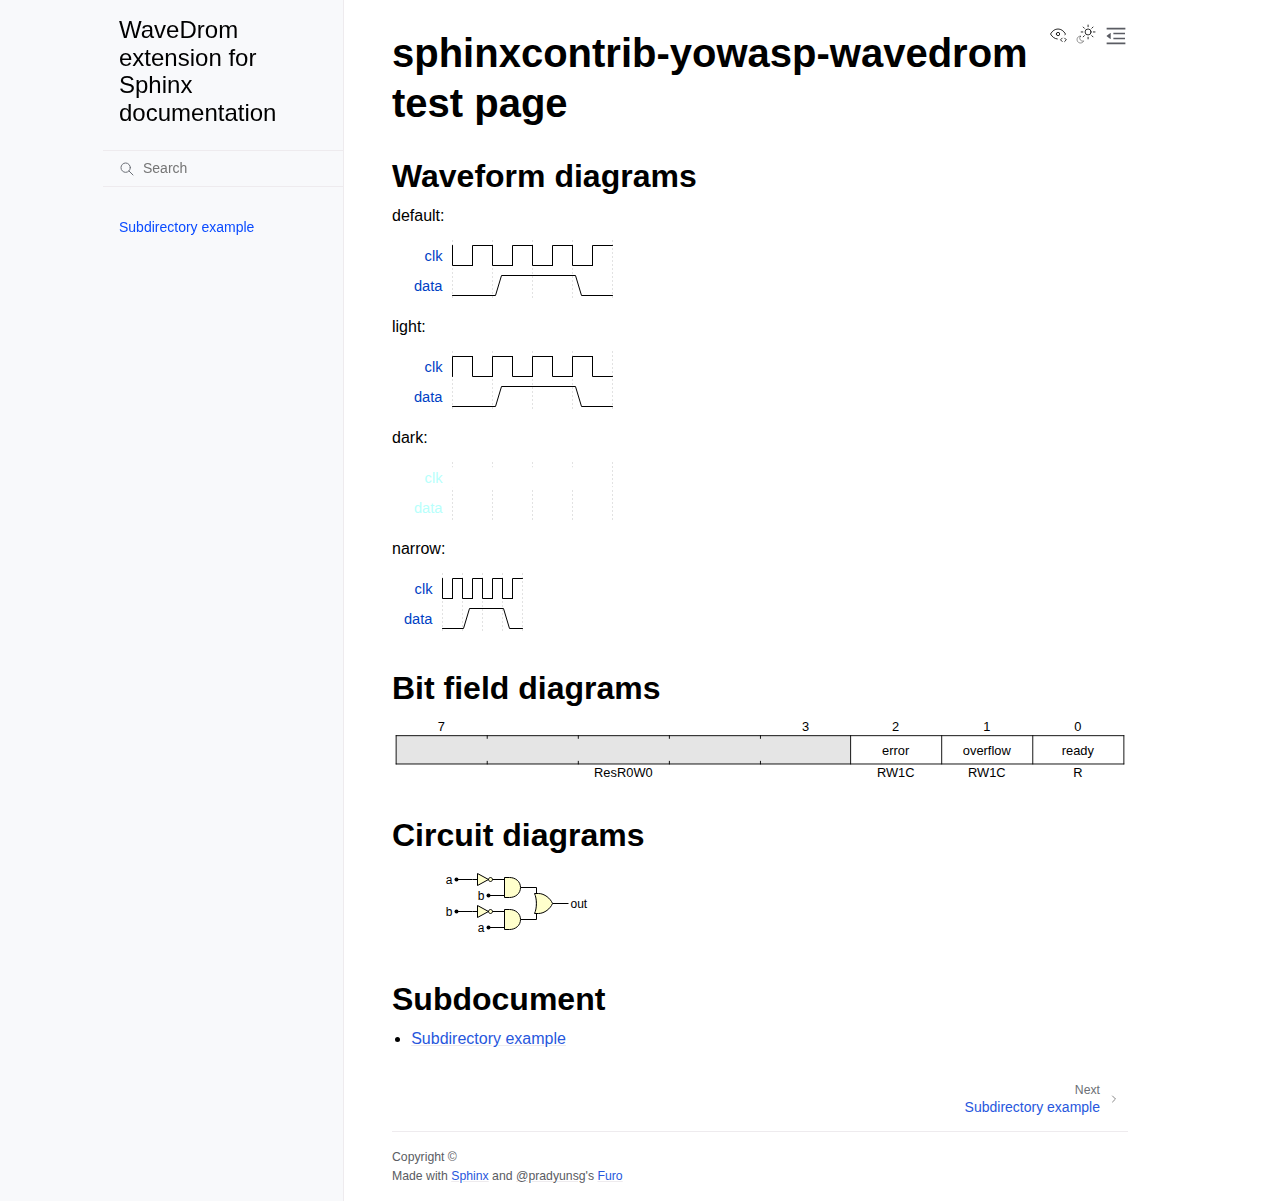
<file: index.html>
<!doctype html>
<html class="no-js" lang="en" data-content_root="">
  <head><meta charset="utf-8"/>
    <meta name="viewport" content="width=device-width,initial-scale=1"/>
    <meta name="color-scheme" content="light dark"><meta name="viewport" content="width=device-width, initial-scale=1" />
<link rel="index" title="Index" href="genindex.html" /><link rel="search" title="Search" href="search.html" /><link rel="next" title="Subdirectory example" href="subdir/index.html" />

    <!-- Generated with Sphinx 7.1.2 and Furo 2024.08.06 -->
        <title>WaveDrom extension for Sphinx documentation</title>
      <link rel="stylesheet" type="text/css" href="_static/pygments.css?v=a746c00c" />
    <link rel="stylesheet" type="text/css" href="_static/styles/furo.css?v=354aac6f" />
    <link rel="stylesheet" type="text/css" href="_static/styles/furo-extensions.css?v=302659d7" />
    <link rel="stylesheet" type="text/css" href="_static/wavedrom.css?v=2a9f4b55" />
    
    


<style>
  body {
    --color-code-background: #f8f8f8;
  --color-code-foreground: black;
  
  }
  @media not print {
    body[data-theme="dark"] {
      --color-code-background: #202020;
  --color-code-foreground: #d0d0d0;
  
    }
    @media (prefers-color-scheme: dark) {
      body:not([data-theme="light"]) {
        --color-code-background: #202020;
  --color-code-foreground: #d0d0d0;
  
      }
    }
  }
</style></head>
  <body>
    
    <script>
      document.body.dataset.theme = localStorage.getItem("theme") || "auto";
    </script>
    

<svg xmlns="http://www.w3.org/2000/svg" style="display: none;">
  <symbol id="svg-toc" viewBox="0 0 24 24">
    <title>Contents</title>
    <svg stroke="currentColor" fill="currentColor" stroke-width="0" viewBox="0 0 1024 1024">
      <path d="M408 442h480c4.4 0 8-3.6 8-8v-56c0-4.4-3.6-8-8-8H408c-4.4 0-8 3.6-8 8v56c0 4.4 3.6 8 8 8zm-8 204c0 4.4 3.6 8 8 8h480c4.4 0 8-3.6 8-8v-56c0-4.4-3.6-8-8-8H408c-4.4 0-8 3.6-8 8v56zm504-486H120c-4.4 0-8 3.6-8 8v56c0 4.4 3.6 8 8 8h784c4.4 0 8-3.6 8-8v-56c0-4.4-3.6-8-8-8zm0 632H120c-4.4 0-8 3.6-8 8v56c0 4.4 3.6 8 8 8h784c4.4 0 8-3.6 8-8v-56c0-4.4-3.6-8-8-8zM115.4 518.9L271.7 642c5.8 4.6 14.4.5 14.4-6.9V388.9c0-7.4-8.5-11.5-14.4-6.9L115.4 505.1a8.74 8.74 0 0 0 0 13.8z"/>
    </svg>
  </symbol>
  <symbol id="svg-menu" viewBox="0 0 24 24">
    <title>Menu</title>
    <svg xmlns="http://www.w3.org/2000/svg" viewBox="0 0 24 24" fill="none" stroke="currentColor"
      stroke-width="2" stroke-linecap="round" stroke-linejoin="round" class="feather-menu">
      <line x1="3" y1="12" x2="21" y2="12"></line>
      <line x1="3" y1="6" x2="21" y2="6"></line>
      <line x1="3" y1="18" x2="21" y2="18"></line>
    </svg>
  </symbol>
  <symbol id="svg-arrow-right" viewBox="0 0 24 24">
    <title>Expand</title>
    <svg xmlns="http://www.w3.org/2000/svg" viewBox="0 0 24 24" fill="none" stroke="currentColor"
      stroke-width="2" stroke-linecap="round" stroke-linejoin="round" class="feather-chevron-right">
      <polyline points="9 18 15 12 9 6"></polyline>
    </svg>
  </symbol>
  <symbol id="svg-sun" viewBox="0 0 24 24">
    <title>Light mode</title>
    <svg xmlns="http://www.w3.org/2000/svg" viewBox="0 0 24 24" fill="none" stroke="currentColor"
      stroke-width="1" stroke-linecap="round" stroke-linejoin="round" class="feather-sun">
      <circle cx="12" cy="12" r="5"></circle>
      <line x1="12" y1="1" x2="12" y2="3"></line>
      <line x1="12" y1="21" x2="12" y2="23"></line>
      <line x1="4.22" y1="4.22" x2="5.64" y2="5.64"></line>
      <line x1="18.36" y1="18.36" x2="19.78" y2="19.78"></line>
      <line x1="1" y1="12" x2="3" y2="12"></line>
      <line x1="21" y1="12" x2="23" y2="12"></line>
      <line x1="4.22" y1="19.78" x2="5.64" y2="18.36"></line>
      <line x1="18.36" y1="5.64" x2="19.78" y2="4.22"></line>
    </svg>
  </symbol>
  <symbol id="svg-moon" viewBox="0 0 24 24">
    <title>Dark mode</title>
    <svg xmlns="http://www.w3.org/2000/svg" viewBox="0 0 24 24" fill="none" stroke="currentColor"
      stroke-width="1" stroke-linecap="round" stroke-linejoin="round" class="icon-tabler-moon">
      <path stroke="none" d="M0 0h24v24H0z" fill="none" />
      <path d="M12 3c.132 0 .263 0 .393 0a7.5 7.5 0 0 0 7.92 12.446a9 9 0 1 1 -8.313 -12.454z" />
    </svg>
  </symbol>
  <symbol id="svg-sun-with-moon" viewBox="0 0 24 24">
    <title>Auto light/dark, in light mode</title>
    <svg xmlns="http://www.w3.org/2000/svg" viewBox="0 0 24 24" fill="none" stroke="currentColor"
      stroke-width="1" stroke-linecap="round" stroke-linejoin="round"
      class="icon-custom-derived-from-feather-sun-and-tabler-moon">
      <path style="opacity: 50%" d="M 5.411 14.504 C 5.471 14.504 5.532 14.504 5.591 14.504 C 3.639 16.319 4.383 19.569 6.931 20.352 C 7.693 20.586 8.512 20.551 9.25 20.252 C 8.023 23.207 4.056 23.725 2.11 21.184 C 0.166 18.642 1.702 14.949 4.874 14.536 C 5.051 14.512 5.231 14.5 5.411 14.5 L 5.411 14.504 Z"/>
      <line x1="14.5" y1="3.25" x2="14.5" y2="1.25"/>
      <line x1="14.5" y1="15.85" x2="14.5" y2="17.85"/>
      <line x1="10.044" y1="5.094" x2="8.63" y2="3.68"/>
      <line x1="19" y1="14.05" x2="20.414" y2="15.464"/>
      <line x1="8.2" y1="9.55" x2="6.2" y2="9.55"/>
      <line x1="20.8" y1="9.55" x2="22.8" y2="9.55"/>
      <line x1="10.044" y1="14.006" x2="8.63" y2="15.42"/>
      <line x1="19" y1="5.05" x2="20.414" y2="3.636"/>
      <circle cx="14.5" cy="9.55" r="3.6"/>
    </svg>
  </symbol>
  <symbol id="svg-moon-with-sun" viewBox="0 0 24 24">
    <title>Auto light/dark, in dark mode</title>
    <svg xmlns="http://www.w3.org/2000/svg" viewBox="0 0 24 24" fill="none" stroke="currentColor"
      stroke-width="1" stroke-linecap="round" stroke-linejoin="round"
      class="icon-custom-derived-from-feather-sun-and-tabler-moon">
      <path d="M 8.282 7.007 C 8.385 7.007 8.494 7.007 8.595 7.007 C 5.18 10.184 6.481 15.869 10.942 17.24 C 12.275 17.648 13.706 17.589 15 17.066 C 12.851 22.236 5.91 23.143 2.505 18.696 C -0.897 14.249 1.791 7.786 7.342 7.063 C 7.652 7.021 7.965 7 8.282 7 L 8.282 7.007 Z"/>
      <line style="opacity: 50%" x1="18" y1="3.705" x2="18" y2="2.5"/>
      <line style="opacity: 50%" x1="18" y1="11.295" x2="18" y2="12.5"/>
      <line style="opacity: 50%" x1="15.316" y1="4.816" x2="14.464" y2="3.964"/>
      <line style="opacity: 50%" x1="20.711" y1="10.212" x2="21.563" y2="11.063"/>
      <line style="opacity: 50%" x1="14.205" y1="7.5" x2="13.001" y2="7.5"/>
      <line style="opacity: 50%" x1="21.795" y1="7.5" x2="23" y2="7.5"/>
      <line style="opacity: 50%" x1="15.316" y1="10.184" x2="14.464" y2="11.036"/>
      <line style="opacity: 50%" x1="20.711" y1="4.789" x2="21.563" y2="3.937"/>
      <circle style="opacity: 50%" cx="18" cy="7.5" r="2.169"/>
    </svg>
  </symbol>
  <symbol id="svg-pencil" viewBox="0 0 24 24">
    <svg xmlns="http://www.w3.org/2000/svg" viewBox="0 0 24 24" fill="none" stroke="currentColor"
      stroke-width="1" stroke-linecap="round" stroke-linejoin="round" class="icon-tabler-pencil-code">
      <path d="M4 20h4l10.5 -10.5a2.828 2.828 0 1 0 -4 -4l-10.5 10.5v4" />
      <path d="M13.5 6.5l4 4" />
      <path d="M20 21l2 -2l-2 -2" />
      <path d="M17 17l-2 2l2 2" />
    </svg>
  </symbol>
  <symbol id="svg-eye" viewBox="0 0 24 24">
    <svg xmlns="http://www.w3.org/2000/svg" viewBox="0 0 24 24" fill="none" stroke="currentColor"
      stroke-width="1" stroke-linecap="round" stroke-linejoin="round" class="icon-tabler-eye-code">
      <path stroke="none" d="M0 0h24v24H0z" fill="none" />
      <path d="M10 12a2 2 0 1 0 4 0a2 2 0 0 0 -4 0" />
      <path
        d="M11.11 17.958c-3.209 -.307 -5.91 -2.293 -8.11 -5.958c2.4 -4 5.4 -6 9 -6c3.6 0 6.6 2 9 6c-.21 .352 -.427 .688 -.647 1.008" />
      <path d="M20 21l2 -2l-2 -2" />
      <path d="M17 17l-2 2l2 2" />
    </svg>
  </symbol>
</svg>

<input type="checkbox" class="sidebar-toggle" name="__navigation" id="__navigation">
<input type="checkbox" class="sidebar-toggle" name="__toc" id="__toc">
<label class="overlay sidebar-overlay" for="__navigation">
  <div class="visually-hidden">Hide navigation sidebar</div>
</label>
<label class="overlay toc-overlay" for="__toc">
  <div class="visually-hidden">Hide table of contents sidebar</div>
</label>

<a class="skip-to-content muted-link" href="#furo-main-content">Skip to content</a>



<div class="page">
  <header class="mobile-header">
    <div class="header-left">
      <label class="nav-overlay-icon" for="__navigation">
        <div class="visually-hidden">Toggle site navigation sidebar</div>
        <i class="icon"><svg><use href="#svg-menu"></use></svg></i>
      </label>
    </div>
    <div class="header-center">
      <a href="#"><div class="brand">WaveDrom extension for Sphinx  documentation</div></a>
    </div>
    <div class="header-right">
      <div class="theme-toggle-container theme-toggle-header">
        <button class="theme-toggle">
          <div class="visually-hidden">Toggle Light / Dark / Auto color theme</div>
          <svg class="theme-icon-when-auto-light"><use href="#svg-sun-with-moon"></use></svg>
          <svg class="theme-icon-when-auto-dark"><use href="#svg-moon-with-sun"></use></svg>
          <svg class="theme-icon-when-dark"><use href="#svg-moon"></use></svg>
          <svg class="theme-icon-when-light"><use href="#svg-sun"></use></svg>
        </button>
      </div>
      <label class="toc-overlay-icon toc-header-icon" for="__toc">
        <div class="visually-hidden">Toggle table of contents sidebar</div>
        <i class="icon"><svg><use href="#svg-toc"></use></svg></i>
      </label>
    </div>
  </header>
  <aside class="sidebar-drawer">
    <div class="sidebar-container">
      
      <div class="sidebar-sticky"><a class="sidebar-brand" href="#">
  
  
  <span class="sidebar-brand-text">WaveDrom extension for Sphinx  documentation</span>
  
</a><form class="sidebar-search-container" method="get" action="search.html" role="search">
  <input class="sidebar-search" placeholder="Search" name="q" aria-label="Search">
  <input type="hidden" name="check_keywords" value="yes">
  <input type="hidden" name="area" value="default">
</form>
<div id="searchbox"></div><div class="sidebar-scroll"><div class="sidebar-tree">
  <ul>
<li class="toctree-l1"><a class="reference internal" href="subdir/index.html">Subdirectory example</a></li>
</ul>

</div>
</div>

      </div>
      
    </div>
  </aside>
  <div class="main">
    <div class="content">
      <div class="article-container">
        <a href="#" class="back-to-top muted-link">
          <svg xmlns="http://www.w3.org/2000/svg" viewBox="0 0 24 24">
            <path d="M13 20h-2V8l-5.5 5.5-1.42-1.42L12 4.16l7.92 7.92-1.42 1.42L13 8v12z"></path>
          </svg>
          <span>Back to top</span>
        </a>
        <div class="content-icon-container">
          <div class="view-this-page">
  <a class="muted-link" href="_sources/index.rst.txt" title="View this page">
    <svg><use href="#svg-eye"></use></svg>
    <span class="visually-hidden">View this page</span>
  </a>
</div>
<div class="theme-toggle-container theme-toggle-content">
            <button class="theme-toggle">
              <div class="visually-hidden">Toggle Light / Dark / Auto color theme</div>
              <svg class="theme-icon-when-auto-light"><use href="#svg-sun-with-moon"></use></svg>
              <svg class="theme-icon-when-auto-dark"><use href="#svg-moon-with-sun"></use></svg>
              <svg class="theme-icon-when-dark"><use href="#svg-moon"></use></svg>
              <svg class="theme-icon-when-light"><use href="#svg-sun"></use></svg>
            </button>
          </div>
          <label class="toc-overlay-icon toc-content-icon" for="__toc">
            <div class="visually-hidden">Toggle table of contents sidebar</div>
            <i class="icon"><svg><use href="#svg-toc"></use></svg></i>
          </label>
        </div>
        <article role="main" id="furo-main-content">
          <section id="sphinxcontrib-yowasp-wavedrom-test-page">
<h1>sphinxcontrib-yowasp-wavedrom test page<a class="headerlink" href="#sphinxcontrib-yowasp-wavedrom-test-page" title="Permalink to this heading">¶</a></h1>
<section id="waveform-diagrams">
<h2>Waveform diagrams<a class="headerlink" href="#waveform-diagrams" title="Permalink to this heading">¶</a></h2>
<p>default:</p>
<img src="_images/skin_default.svg" class="wavedrom wavedrom-signal" alt="{'signal': [{'name': 'clk', 'wave': 'n...'}, {'name': 'data', 'wave': '01.0'}], 'config': {'skin': 'default'}}"><p>light:</p>
<img src="_images/skin_light.svg" class="wavedrom wavedrom-signal" alt="{'signal': [{'name': 'clk', 'wave': 'p...'}, {'name': 'data', 'wave': '01.0'}], 'config': {'skin': 'light'}}"><p>dark:</p>
<img src="_images/skin_dark.svg" class="wavedrom wavedrom-signal" alt="{'signal': [{'name': 'clk', 'wave': 'p...'}, {'name': 'data', 'wave': '01.0'}], 'config': {'skin': 'dark'}}"><p>narrow:</p>
<img src="_images/extra/skin_narrow.svg" class="wavedrom wavedrom-signal" alt="{'signal': [{'name': 'clk', 'wave': 'n...'}, {'name': 'data', 'wave': '01.0'}], 'config': {'skin': 'narrow'}}"></section>
<section id="bit-field-diagrams">
<h2>Bit field diagrams<a class="headerlink" href="#bit-field-diagrams" title="Permalink to this heading">¶</a></h2>
<img src="_images/uart_rx_status.svg" class="wavedrom wavedrom-reg" alt="{'reg': [{'name': 'ready', 'bits': 1, 'attr': 'R'}, {'name': 'overflow', 'bits': 1, 'attr': 'RW1C'}, {'name': 'error', 'bits': 1, 'attr': 'RW1C'}, {'bits': 5, 'attr': 'ResR0W0'}], 'config': {}}"></section>
<section id="circuit-diagrams">
<h2>Circuit diagrams<a class="headerlink" href="#circuit-diagrams" title="Permalink to this heading">¶</a></h2>
<img src="_images/circuit.svg" class="wavedrom wavedrom-assign" alt="{'assign': [['out', ['|', ['&amp;', ['~', 'a'], 'b'], ['&amp;', ['~', 'b'], 'a']]]], 'config': {}}"></section>
<section id="subdocument">
<h2>Subdocument<a class="headerlink" href="#subdocument" title="Permalink to this heading">¶</a></h2>
<div class="toctree-wrapper compound">
<ul>
<li class="toctree-l1"><a class="reference internal" href="subdir/index.html">Subdirectory example</a></li>
</ul>
</div>
</section>
</section>

        </article>
      </div>
      <footer>
        
        <div class="related-pages">
          <a class="next-page" href="subdir/index.html">
              <div class="page-info">
                <div class="context">
                  <span>Next</span>
                </div>
                <div class="title">Subdirectory example</div>
              </div>
              <svg class="furo-related-icon"><use href="#svg-arrow-right"></use></svg>
            </a>
          
        </div>
        <div class="bottom-of-page">
          <div class="left-details">
            <div class="copyright">
                Copyright &#169; 
            </div>
            Made with <a href="https://www.sphinx-doc.org/">Sphinx</a> and <a class="muted-link" href="https://pradyunsg.me">@pradyunsg</a>'s
            
            <a href="https://github.com/pradyunsg/furo">Furo</a>
            
          </div>
          <div class="right-details">
            
          </div>
        </div>
        
      </footer>
    </div>
    <aside class="toc-drawer">
      
      
      <div class="toc-sticky toc-scroll">
        <div class="toc-title-container">
          <span class="toc-title">
            On this page
          </span>
        </div>
        <div class="toc-tree-container">
          <div class="toc-tree">
            <ul>
<li><a class="reference internal" href="#">sphinxcontrib-yowasp-wavedrom test page</a><ul>
<li><a class="reference internal" href="#waveform-diagrams">Waveform diagrams</a></li>
<li><a class="reference internal" href="#bit-field-diagrams">Bit field diagrams</a></li>
<li><a class="reference internal" href="#circuit-diagrams">Circuit diagrams</a></li>
<li><a class="reference internal" href="#subdocument">Subdocument</a></li>
</ul>
</li>
</ul>

          </div>
        </div>
      </div>
      
      
    </aside>
  </div>
</div><script data-url_root="./" id="documentation_options" src="_static/documentation_options.js?v=b3ba4146"></script>
    <script src="_static/doctools.js?v=888ff710"></script>
    <script src="_static/sphinx_highlight.js?v=4825356b"></script>
    <script src="_static/scripts/furo.js?v=5fa4622c"></script>
    </body>
</html>
</file>
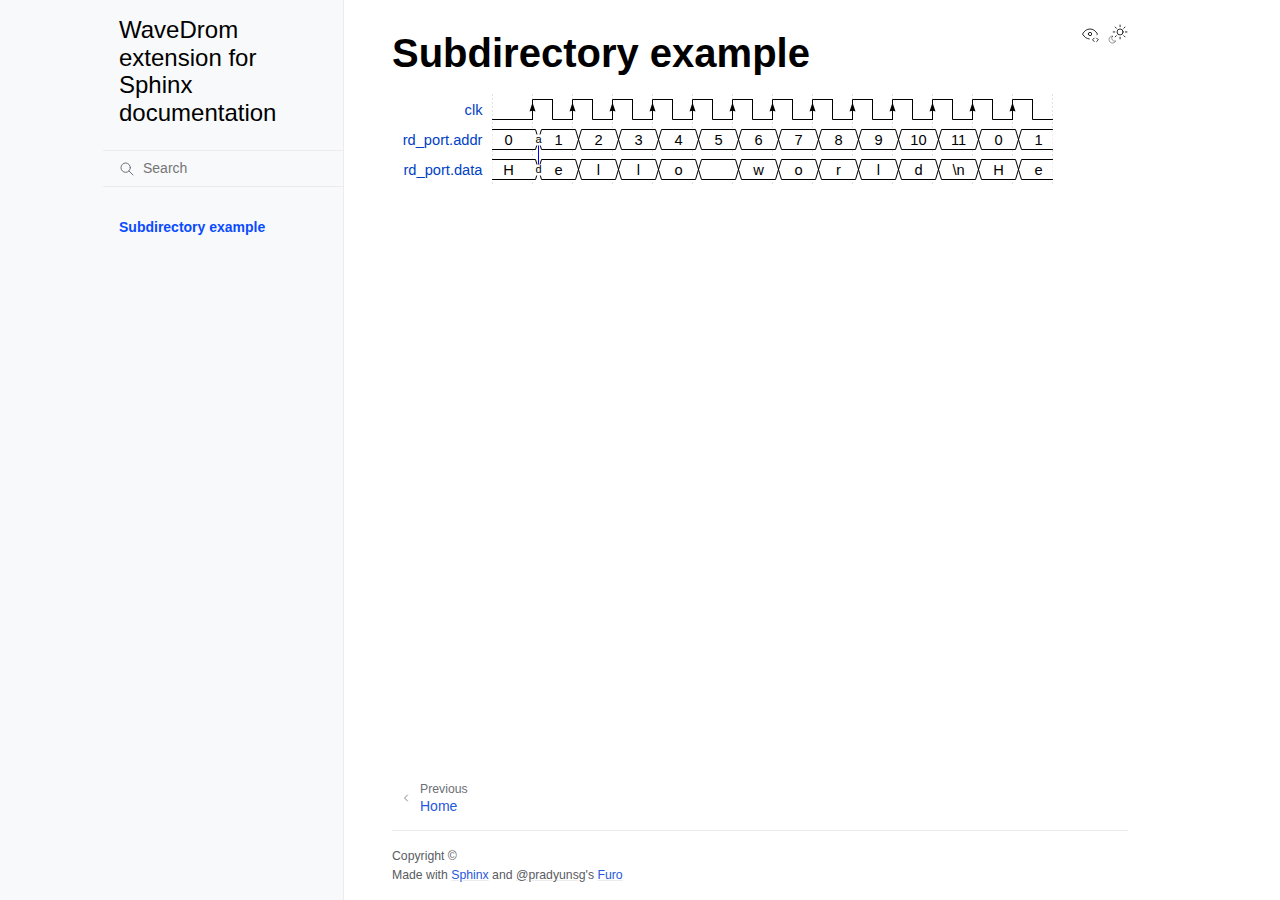
<file: subdir/index.html>
<!doctype html>
<html class="no-js" lang="en" data-content_root="">
  <head><meta charset="utf-8"/>
    <meta name="viewport" content="width=device-width,initial-scale=1"/>
    <meta name="color-scheme" content="light dark"><meta name="viewport" content="width=device-width, initial-scale=1" />
<link rel="index" title="Index" href="../genindex.html" /><link rel="search" title="Search" href="../search.html" /><link rel="prev" title="sphinxcontrib-yowasp-wavedrom test page" href="../index.html" />

    <!-- Generated with Sphinx 7.1.2 and Furo 2024.08.06 -->
        <title>Subdirectory example - WaveDrom extension for Sphinx documentation</title>
      <link rel="stylesheet" type="text/css" href="../_static/pygments.css?v=a746c00c" />
    <link rel="stylesheet" type="text/css" href="../_static/styles/furo.css?v=354aac6f" />
    <link rel="stylesheet" type="text/css" href="../_static/styles/furo-extensions.css?v=302659d7" />
    <link rel="stylesheet" type="text/css" href="../_static/wavedrom.css?v=2a9f4b55" />
    
    


<style>
  body {
    --color-code-background: #f8f8f8;
  --color-code-foreground: black;
  
  }
  @media not print {
    body[data-theme="dark"] {
      --color-code-background: #202020;
  --color-code-foreground: #d0d0d0;
  
    }
    @media (prefers-color-scheme: dark) {
      body:not([data-theme="light"]) {
        --color-code-background: #202020;
  --color-code-foreground: #d0d0d0;
  
      }
    }
  }
</style></head>
  <body>
    
    <script>
      document.body.dataset.theme = localStorage.getItem("theme") || "auto";
    </script>
    

<svg xmlns="http://www.w3.org/2000/svg" style="display: none;">
  <symbol id="svg-toc" viewBox="0 0 24 24">
    <title>Contents</title>
    <svg stroke="currentColor" fill="currentColor" stroke-width="0" viewBox="0 0 1024 1024">
      <path d="M408 442h480c4.4 0 8-3.6 8-8v-56c0-4.4-3.6-8-8-8H408c-4.4 0-8 3.6-8 8v56c0 4.4 3.6 8 8 8zm-8 204c0 4.4 3.6 8 8 8h480c4.4 0 8-3.6 8-8v-56c0-4.4-3.6-8-8-8H408c-4.4 0-8 3.6-8 8v56zm504-486H120c-4.4 0-8 3.6-8 8v56c0 4.4 3.6 8 8 8h784c4.4 0 8-3.6 8-8v-56c0-4.4-3.6-8-8-8zm0 632H120c-4.4 0-8 3.6-8 8v56c0 4.4 3.6 8 8 8h784c4.4 0 8-3.6 8-8v-56c0-4.4-3.6-8-8-8zM115.4 518.9L271.7 642c5.8 4.6 14.4.5 14.4-6.9V388.9c0-7.4-8.5-11.5-14.4-6.9L115.4 505.1a8.74 8.74 0 0 0 0 13.8z"/>
    </svg>
  </symbol>
  <symbol id="svg-menu" viewBox="0 0 24 24">
    <title>Menu</title>
    <svg xmlns="http://www.w3.org/2000/svg" viewBox="0 0 24 24" fill="none" stroke="currentColor"
      stroke-width="2" stroke-linecap="round" stroke-linejoin="round" class="feather-menu">
      <line x1="3" y1="12" x2="21" y2="12"></line>
      <line x1="3" y1="6" x2="21" y2="6"></line>
      <line x1="3" y1="18" x2="21" y2="18"></line>
    </svg>
  </symbol>
  <symbol id="svg-arrow-right" viewBox="0 0 24 24">
    <title>Expand</title>
    <svg xmlns="http://www.w3.org/2000/svg" viewBox="0 0 24 24" fill="none" stroke="currentColor"
      stroke-width="2" stroke-linecap="round" stroke-linejoin="round" class="feather-chevron-right">
      <polyline points="9 18 15 12 9 6"></polyline>
    </svg>
  </symbol>
  <symbol id="svg-sun" viewBox="0 0 24 24">
    <title>Light mode</title>
    <svg xmlns="http://www.w3.org/2000/svg" viewBox="0 0 24 24" fill="none" stroke="currentColor"
      stroke-width="1" stroke-linecap="round" stroke-linejoin="round" class="feather-sun">
      <circle cx="12" cy="12" r="5"></circle>
      <line x1="12" y1="1" x2="12" y2="3"></line>
      <line x1="12" y1="21" x2="12" y2="23"></line>
      <line x1="4.22" y1="4.22" x2="5.64" y2="5.64"></line>
      <line x1="18.36" y1="18.36" x2="19.78" y2="19.78"></line>
      <line x1="1" y1="12" x2="3" y2="12"></line>
      <line x1="21" y1="12" x2="23" y2="12"></line>
      <line x1="4.22" y1="19.78" x2="5.64" y2="18.36"></line>
      <line x1="18.36" y1="5.64" x2="19.78" y2="4.22"></line>
    </svg>
  </symbol>
  <symbol id="svg-moon" viewBox="0 0 24 24">
    <title>Dark mode</title>
    <svg xmlns="http://www.w3.org/2000/svg" viewBox="0 0 24 24" fill="none" stroke="currentColor"
      stroke-width="1" stroke-linecap="round" stroke-linejoin="round" class="icon-tabler-moon">
      <path stroke="none" d="M0 0h24v24H0z" fill="none" />
      <path d="M12 3c.132 0 .263 0 .393 0a7.5 7.5 0 0 0 7.92 12.446a9 9 0 1 1 -8.313 -12.454z" />
    </svg>
  </symbol>
  <symbol id="svg-sun-with-moon" viewBox="0 0 24 24">
    <title>Auto light/dark, in light mode</title>
    <svg xmlns="http://www.w3.org/2000/svg" viewBox="0 0 24 24" fill="none" stroke="currentColor"
      stroke-width="1" stroke-linecap="round" stroke-linejoin="round"
      class="icon-custom-derived-from-feather-sun-and-tabler-moon">
      <path style="opacity: 50%" d="M 5.411 14.504 C 5.471 14.504 5.532 14.504 5.591 14.504 C 3.639 16.319 4.383 19.569 6.931 20.352 C 7.693 20.586 8.512 20.551 9.25 20.252 C 8.023 23.207 4.056 23.725 2.11 21.184 C 0.166 18.642 1.702 14.949 4.874 14.536 C 5.051 14.512 5.231 14.5 5.411 14.5 L 5.411 14.504 Z"/>
      <line x1="14.5" y1="3.25" x2="14.5" y2="1.25"/>
      <line x1="14.5" y1="15.85" x2="14.5" y2="17.85"/>
      <line x1="10.044" y1="5.094" x2="8.63" y2="3.68"/>
      <line x1="19" y1="14.05" x2="20.414" y2="15.464"/>
      <line x1="8.2" y1="9.55" x2="6.2" y2="9.55"/>
      <line x1="20.8" y1="9.55" x2="22.8" y2="9.55"/>
      <line x1="10.044" y1="14.006" x2="8.63" y2="15.42"/>
      <line x1="19" y1="5.05" x2="20.414" y2="3.636"/>
      <circle cx="14.5" cy="9.55" r="3.6"/>
    </svg>
  </symbol>
  <symbol id="svg-moon-with-sun" viewBox="0 0 24 24">
    <title>Auto light/dark, in dark mode</title>
    <svg xmlns="http://www.w3.org/2000/svg" viewBox="0 0 24 24" fill="none" stroke="currentColor"
      stroke-width="1" stroke-linecap="round" stroke-linejoin="round"
      class="icon-custom-derived-from-feather-sun-and-tabler-moon">
      <path d="M 8.282 7.007 C 8.385 7.007 8.494 7.007 8.595 7.007 C 5.18 10.184 6.481 15.869 10.942 17.24 C 12.275 17.648 13.706 17.589 15 17.066 C 12.851 22.236 5.91 23.143 2.505 18.696 C -0.897 14.249 1.791 7.786 7.342 7.063 C 7.652 7.021 7.965 7 8.282 7 L 8.282 7.007 Z"/>
      <line style="opacity: 50%" x1="18" y1="3.705" x2="18" y2="2.5"/>
      <line style="opacity: 50%" x1="18" y1="11.295" x2="18" y2="12.5"/>
      <line style="opacity: 50%" x1="15.316" y1="4.816" x2="14.464" y2="3.964"/>
      <line style="opacity: 50%" x1="20.711" y1="10.212" x2="21.563" y2="11.063"/>
      <line style="opacity: 50%" x1="14.205" y1="7.5" x2="13.001" y2="7.5"/>
      <line style="opacity: 50%" x1="21.795" y1="7.5" x2="23" y2="7.5"/>
      <line style="opacity: 50%" x1="15.316" y1="10.184" x2="14.464" y2="11.036"/>
      <line style="opacity: 50%" x1="20.711" y1="4.789" x2="21.563" y2="3.937"/>
      <circle style="opacity: 50%" cx="18" cy="7.5" r="2.169"/>
    </svg>
  </symbol>
  <symbol id="svg-pencil" viewBox="0 0 24 24">
    <svg xmlns="http://www.w3.org/2000/svg" viewBox="0 0 24 24" fill="none" stroke="currentColor"
      stroke-width="1" stroke-linecap="round" stroke-linejoin="round" class="icon-tabler-pencil-code">
      <path d="M4 20h4l10.5 -10.5a2.828 2.828 0 1 0 -4 -4l-10.5 10.5v4" />
      <path d="M13.5 6.5l4 4" />
      <path d="M20 21l2 -2l-2 -2" />
      <path d="M17 17l-2 2l2 2" />
    </svg>
  </symbol>
  <symbol id="svg-eye" viewBox="0 0 24 24">
    <svg xmlns="http://www.w3.org/2000/svg" viewBox="0 0 24 24" fill="none" stroke="currentColor"
      stroke-width="1" stroke-linecap="round" stroke-linejoin="round" class="icon-tabler-eye-code">
      <path stroke="none" d="M0 0h24v24H0z" fill="none" />
      <path d="M10 12a2 2 0 1 0 4 0a2 2 0 0 0 -4 0" />
      <path
        d="M11.11 17.958c-3.209 -.307 -5.91 -2.293 -8.11 -5.958c2.4 -4 5.4 -6 9 -6c3.6 0 6.6 2 9 6c-.21 .352 -.427 .688 -.647 1.008" />
      <path d="M20 21l2 -2l-2 -2" />
      <path d="M17 17l-2 2l2 2" />
    </svg>
  </symbol>
</svg>

<input type="checkbox" class="sidebar-toggle" name="__navigation" id="__navigation">
<input type="checkbox" class="sidebar-toggle" name="__toc" id="__toc">
<label class="overlay sidebar-overlay" for="__navigation">
  <div class="visually-hidden">Hide navigation sidebar</div>
</label>
<label class="overlay toc-overlay" for="__toc">
  <div class="visually-hidden">Hide table of contents sidebar</div>
</label>

<a class="skip-to-content muted-link" href="#furo-main-content">Skip to content</a>



<div class="page">
  <header class="mobile-header">
    <div class="header-left">
      <label class="nav-overlay-icon" for="__navigation">
        <div class="visually-hidden">Toggle site navigation sidebar</div>
        <i class="icon"><svg><use href="#svg-menu"></use></svg></i>
      </label>
    </div>
    <div class="header-center">
      <a href="../index.html"><div class="brand">WaveDrom extension for Sphinx  documentation</div></a>
    </div>
    <div class="header-right">
      <div class="theme-toggle-container theme-toggle-header">
        <button class="theme-toggle">
          <div class="visually-hidden">Toggle Light / Dark / Auto color theme</div>
          <svg class="theme-icon-when-auto-light"><use href="#svg-sun-with-moon"></use></svg>
          <svg class="theme-icon-when-auto-dark"><use href="#svg-moon-with-sun"></use></svg>
          <svg class="theme-icon-when-dark"><use href="#svg-moon"></use></svg>
          <svg class="theme-icon-when-light"><use href="#svg-sun"></use></svg>
        </button>
      </div>
      <label class="toc-overlay-icon toc-header-icon no-toc" for="__toc">
        <div class="visually-hidden">Toggle table of contents sidebar</div>
        <i class="icon"><svg><use href="#svg-toc"></use></svg></i>
      </label>
    </div>
  </header>
  <aside class="sidebar-drawer">
    <div class="sidebar-container">
      
      <div class="sidebar-sticky"><a class="sidebar-brand" href="../index.html">
  
  
  <span class="sidebar-brand-text">WaveDrom extension for Sphinx  documentation</span>
  
</a><form class="sidebar-search-container" method="get" action="../search.html" role="search">
  <input class="sidebar-search" placeholder="Search" name="q" aria-label="Search">
  <input type="hidden" name="check_keywords" value="yes">
  <input type="hidden" name="area" value="default">
</form>
<div id="searchbox"></div><div class="sidebar-scroll"><div class="sidebar-tree">
  <ul class="current">
<li class="toctree-l1 current current-page"><a class="current reference internal" href="#">Subdirectory example</a></li>
</ul>

</div>
</div>

      </div>
      
    </div>
  </aside>
  <div class="main">
    <div class="content">
      <div class="article-container">
        <a href="#" class="back-to-top muted-link">
          <svg xmlns="http://www.w3.org/2000/svg" viewBox="0 0 24 24">
            <path d="M13 20h-2V8l-5.5 5.5-1.42-1.42L12 4.16l7.92 7.92-1.42 1.42L13 8v12z"></path>
          </svg>
          <span>Back to top</span>
        </a>
        <div class="content-icon-container">
          <div class="view-this-page">
  <a class="muted-link" href="../_sources/subdir/index.rst.txt" title="View this page">
    <svg><use href="#svg-eye"></use></svg>
    <span class="visually-hidden">View this page</span>
  </a>
</div>
<div class="theme-toggle-container theme-toggle-content">
            <button class="theme-toggle">
              <div class="visually-hidden">Toggle Light / Dark / Auto color theme</div>
              <svg class="theme-icon-when-auto-light"><use href="#svg-sun-with-moon"></use></svg>
              <svg class="theme-icon-when-auto-dark"><use href="#svg-moon-with-sun"></use></svg>
              <svg class="theme-icon-when-dark"><use href="#svg-moon"></use></svg>
              <svg class="theme-icon-when-light"><use href="#svg-sun"></use></svg>
            </button>
          </div>
          <label class="toc-overlay-icon toc-content-icon no-toc" for="__toc">
            <div class="visually-hidden">Toggle table of contents sidebar</div>
            <i class="icon"><svg><use href="#svg-toc"></use></svg></i>
          </label>
        </div>
        <article role="main" id="furo-main-content">
          <section id="subdirectory-example">
<h1>Subdirectory example<a class="headerlink" href="#subdirectory-example" title="Permalink to this heading">¶</a></h1>
<img src="_images/skin_default.svg" class="wavedrom wavedrom-signal" alt="{'signal': [{'name': 'clk', 'wave': '0P............'}, {'name': 'rd_port.addr', 'wave': '==============', 'data': [0, 1, 2, 3, 4, 5, 6, 7, 8, 9, 10, 11, 0, 1], 'node': '.a'}, {'name': 'rd_port.data', 'wave': '==============', 'data': ['H', 'e', 'l', 'l', 'o', ' ', 'w', 'o', 'r', 'l', 'd', '\\n', 'H', 'e'], 'node': '.d'}], 'edge': ['a-|d'], 'config': {'skin': 'default'}}"></section>

        </article>
      </div>
      <footer>
        
        <div class="related-pages">
          
          <a class="prev-page" href="../index.html">
              <svg class="furo-related-icon"><use href="#svg-arrow-right"></use></svg>
              <div class="page-info">
                <div class="context">
                  <span>Previous</span>
                </div>
                
                <div class="title">Home</div>
                
              </div>
            </a>
        </div>
        <div class="bottom-of-page">
          <div class="left-details">
            <div class="copyright">
                Copyright &#169; 
            </div>
            Made with <a href="https://www.sphinx-doc.org/">Sphinx</a> and <a class="muted-link" href="https://pradyunsg.me">@pradyunsg</a>'s
            
            <a href="https://github.com/pradyunsg/furo">Furo</a>
            
          </div>
          <div class="right-details">
            
          </div>
        </div>
        
      </footer>
    </div>
    <aside class="toc-drawer no-toc">
      
      
      
    </aside>
  </div>
</div><script data-url_root="../" id="documentation_options" src="../_static/documentation_options.js?v=b3ba4146"></script>
    <script src="../_static/doctools.js?v=888ff710"></script>
    <script src="../_static/sphinx_highlight.js?v=4825356b"></script>
    <script src="../_static/scripts/furo.js?v=5fa4622c"></script>
    </body>
</html>
</file>
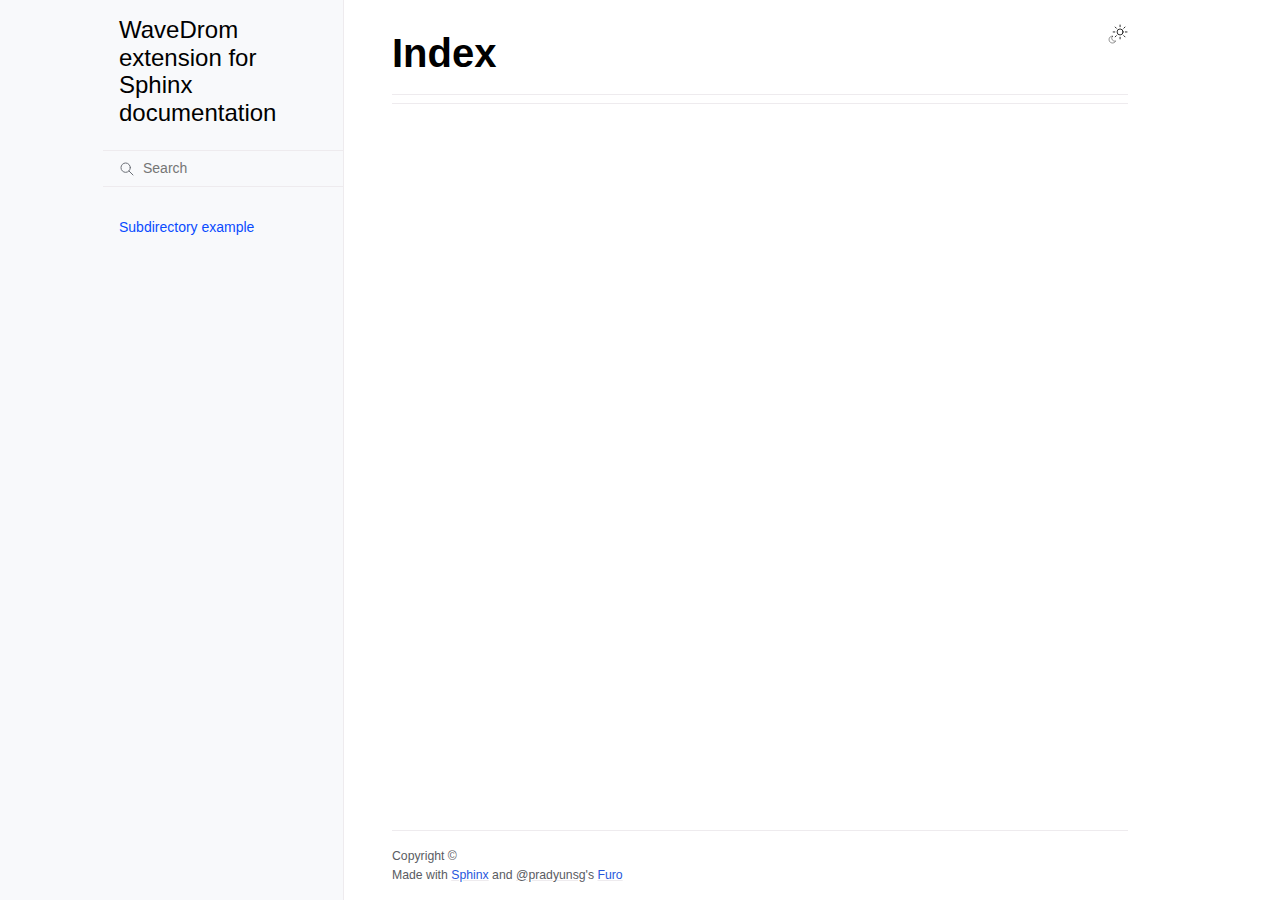
<file: genindex.html>
<!doctype html>
<html class="no-js" lang="en" data-content_root="">
  <head><meta charset="utf-8"/>
    <meta name="viewport" content="width=device-width,initial-scale=1"/>
    <meta name="color-scheme" content="light dark"><link rel="index" title="Index" href="#" /><link rel="search" title="Search" href="search.html" />

    <!-- Generated with Sphinx 7.1.2 and Furo 2024.08.06 --><title>Index - WaveDrom extension for Sphinx documentation</title>
<link rel="stylesheet" type="text/css" href="_static/pygments.css?v=a746c00c" />
    <link rel="stylesheet" type="text/css" href="_static/styles/furo.css?v=354aac6f" />
    <link rel="stylesheet" type="text/css" href="_static/styles/furo-extensions.css?v=302659d7" />
    <link rel="stylesheet" type="text/css" href="_static/wavedrom.css?v=2a9f4b55" />
    
    


<style>
  body {
    --color-code-background: #f8f8f8;
  --color-code-foreground: black;
  
  }
  @media not print {
    body[data-theme="dark"] {
      --color-code-background: #202020;
  --color-code-foreground: #d0d0d0;
  
    }
    @media (prefers-color-scheme: dark) {
      body:not([data-theme="light"]) {
        --color-code-background: #202020;
  --color-code-foreground: #d0d0d0;
  
      }
    }
  }
</style></head>
  <body>
    
    <script>
      document.body.dataset.theme = localStorage.getItem("theme") || "auto";
    </script>
    

<svg xmlns="http://www.w3.org/2000/svg" style="display: none;">
  <symbol id="svg-toc" viewBox="0 0 24 24">
    <title>Contents</title>
    <svg stroke="currentColor" fill="currentColor" stroke-width="0" viewBox="0 0 1024 1024">
      <path d="M408 442h480c4.4 0 8-3.6 8-8v-56c0-4.4-3.6-8-8-8H408c-4.4 0-8 3.6-8 8v56c0 4.4 3.6 8 8 8zm-8 204c0 4.4 3.6 8 8 8h480c4.4 0 8-3.6 8-8v-56c0-4.4-3.6-8-8-8H408c-4.4 0-8 3.6-8 8v56zm504-486H120c-4.4 0-8 3.6-8 8v56c0 4.4 3.6 8 8 8h784c4.4 0 8-3.6 8-8v-56c0-4.4-3.6-8-8-8zm0 632H120c-4.4 0-8 3.6-8 8v56c0 4.4 3.6 8 8 8h784c4.4 0 8-3.6 8-8v-56c0-4.4-3.6-8-8-8zM115.4 518.9L271.7 642c5.8 4.6 14.4.5 14.4-6.9V388.9c0-7.4-8.5-11.5-14.4-6.9L115.4 505.1a8.74 8.74 0 0 0 0 13.8z"/>
    </svg>
  </symbol>
  <symbol id="svg-menu" viewBox="0 0 24 24">
    <title>Menu</title>
    <svg xmlns="http://www.w3.org/2000/svg" viewBox="0 0 24 24" fill="none" stroke="currentColor"
      stroke-width="2" stroke-linecap="round" stroke-linejoin="round" class="feather-menu">
      <line x1="3" y1="12" x2="21" y2="12"></line>
      <line x1="3" y1="6" x2="21" y2="6"></line>
      <line x1="3" y1="18" x2="21" y2="18"></line>
    </svg>
  </symbol>
  <symbol id="svg-arrow-right" viewBox="0 0 24 24">
    <title>Expand</title>
    <svg xmlns="http://www.w3.org/2000/svg" viewBox="0 0 24 24" fill="none" stroke="currentColor"
      stroke-width="2" stroke-linecap="round" stroke-linejoin="round" class="feather-chevron-right">
      <polyline points="9 18 15 12 9 6"></polyline>
    </svg>
  </symbol>
  <symbol id="svg-sun" viewBox="0 0 24 24">
    <title>Light mode</title>
    <svg xmlns="http://www.w3.org/2000/svg" viewBox="0 0 24 24" fill="none" stroke="currentColor"
      stroke-width="1" stroke-linecap="round" stroke-linejoin="round" class="feather-sun">
      <circle cx="12" cy="12" r="5"></circle>
      <line x1="12" y1="1" x2="12" y2="3"></line>
      <line x1="12" y1="21" x2="12" y2="23"></line>
      <line x1="4.22" y1="4.22" x2="5.64" y2="5.64"></line>
      <line x1="18.36" y1="18.36" x2="19.78" y2="19.78"></line>
      <line x1="1" y1="12" x2="3" y2="12"></line>
      <line x1="21" y1="12" x2="23" y2="12"></line>
      <line x1="4.22" y1="19.78" x2="5.64" y2="18.36"></line>
      <line x1="18.36" y1="5.64" x2="19.78" y2="4.22"></line>
    </svg>
  </symbol>
  <symbol id="svg-moon" viewBox="0 0 24 24">
    <title>Dark mode</title>
    <svg xmlns="http://www.w3.org/2000/svg" viewBox="0 0 24 24" fill="none" stroke="currentColor"
      stroke-width="1" stroke-linecap="round" stroke-linejoin="round" class="icon-tabler-moon">
      <path stroke="none" d="M0 0h24v24H0z" fill="none" />
      <path d="M12 3c.132 0 .263 0 .393 0a7.5 7.5 0 0 0 7.92 12.446a9 9 0 1 1 -8.313 -12.454z" />
    </svg>
  </symbol>
  <symbol id="svg-sun-with-moon" viewBox="0 0 24 24">
    <title>Auto light/dark, in light mode</title>
    <svg xmlns="http://www.w3.org/2000/svg" viewBox="0 0 24 24" fill="none" stroke="currentColor"
      stroke-width="1" stroke-linecap="round" stroke-linejoin="round"
      class="icon-custom-derived-from-feather-sun-and-tabler-moon">
      <path style="opacity: 50%" d="M 5.411 14.504 C 5.471 14.504 5.532 14.504 5.591 14.504 C 3.639 16.319 4.383 19.569 6.931 20.352 C 7.693 20.586 8.512 20.551 9.25 20.252 C 8.023 23.207 4.056 23.725 2.11 21.184 C 0.166 18.642 1.702 14.949 4.874 14.536 C 5.051 14.512 5.231 14.5 5.411 14.5 L 5.411 14.504 Z"/>
      <line x1="14.5" y1="3.25" x2="14.5" y2="1.25"/>
      <line x1="14.5" y1="15.85" x2="14.5" y2="17.85"/>
      <line x1="10.044" y1="5.094" x2="8.63" y2="3.68"/>
      <line x1="19" y1="14.05" x2="20.414" y2="15.464"/>
      <line x1="8.2" y1="9.55" x2="6.2" y2="9.55"/>
      <line x1="20.8" y1="9.55" x2="22.8" y2="9.55"/>
      <line x1="10.044" y1="14.006" x2="8.63" y2="15.42"/>
      <line x1="19" y1="5.05" x2="20.414" y2="3.636"/>
      <circle cx="14.5" cy="9.55" r="3.6"/>
    </svg>
  </symbol>
  <symbol id="svg-moon-with-sun" viewBox="0 0 24 24">
    <title>Auto light/dark, in dark mode</title>
    <svg xmlns="http://www.w3.org/2000/svg" viewBox="0 0 24 24" fill="none" stroke="currentColor"
      stroke-width="1" stroke-linecap="round" stroke-linejoin="round"
      class="icon-custom-derived-from-feather-sun-and-tabler-moon">
      <path d="M 8.282 7.007 C 8.385 7.007 8.494 7.007 8.595 7.007 C 5.18 10.184 6.481 15.869 10.942 17.24 C 12.275 17.648 13.706 17.589 15 17.066 C 12.851 22.236 5.91 23.143 2.505 18.696 C -0.897 14.249 1.791 7.786 7.342 7.063 C 7.652 7.021 7.965 7 8.282 7 L 8.282 7.007 Z"/>
      <line style="opacity: 50%" x1="18" y1="3.705" x2="18" y2="2.5"/>
      <line style="opacity: 50%" x1="18" y1="11.295" x2="18" y2="12.5"/>
      <line style="opacity: 50%" x1="15.316" y1="4.816" x2="14.464" y2="3.964"/>
      <line style="opacity: 50%" x1="20.711" y1="10.212" x2="21.563" y2="11.063"/>
      <line style="opacity: 50%" x1="14.205" y1="7.5" x2="13.001" y2="7.5"/>
      <line style="opacity: 50%" x1="21.795" y1="7.5" x2="23" y2="7.5"/>
      <line style="opacity: 50%" x1="15.316" y1="10.184" x2="14.464" y2="11.036"/>
      <line style="opacity: 50%" x1="20.711" y1="4.789" x2="21.563" y2="3.937"/>
      <circle style="opacity: 50%" cx="18" cy="7.5" r="2.169"/>
    </svg>
  </symbol>
  <symbol id="svg-pencil" viewBox="0 0 24 24">
    <svg xmlns="http://www.w3.org/2000/svg" viewBox="0 0 24 24" fill="none" stroke="currentColor"
      stroke-width="1" stroke-linecap="round" stroke-linejoin="round" class="icon-tabler-pencil-code">
      <path d="M4 20h4l10.5 -10.5a2.828 2.828 0 1 0 -4 -4l-10.5 10.5v4" />
      <path d="M13.5 6.5l4 4" />
      <path d="M20 21l2 -2l-2 -2" />
      <path d="M17 17l-2 2l2 2" />
    </svg>
  </symbol>
  <symbol id="svg-eye" viewBox="0 0 24 24">
    <svg xmlns="http://www.w3.org/2000/svg" viewBox="0 0 24 24" fill="none" stroke="currentColor"
      stroke-width="1" stroke-linecap="round" stroke-linejoin="round" class="icon-tabler-eye-code">
      <path stroke="none" d="M0 0h24v24H0z" fill="none" />
      <path d="M10 12a2 2 0 1 0 4 0a2 2 0 0 0 -4 0" />
      <path
        d="M11.11 17.958c-3.209 -.307 -5.91 -2.293 -8.11 -5.958c2.4 -4 5.4 -6 9 -6c3.6 0 6.6 2 9 6c-.21 .352 -.427 .688 -.647 1.008" />
      <path d="M20 21l2 -2l-2 -2" />
      <path d="M17 17l-2 2l2 2" />
    </svg>
  </symbol>
</svg>

<input type="checkbox" class="sidebar-toggle" name="__navigation" id="__navigation">
<input type="checkbox" class="sidebar-toggle" name="__toc" id="__toc">
<label class="overlay sidebar-overlay" for="__navigation">
  <div class="visually-hidden">Hide navigation sidebar</div>
</label>
<label class="overlay toc-overlay" for="__toc">
  <div class="visually-hidden">Hide table of contents sidebar</div>
</label>

<a class="skip-to-content muted-link" href="#furo-main-content">Skip to content</a>



<div class="page">
  <header class="mobile-header">
    <div class="header-left">
      <label class="nav-overlay-icon" for="__navigation">
        <div class="visually-hidden">Toggle site navigation sidebar</div>
        <i class="icon"><svg><use href="#svg-menu"></use></svg></i>
      </label>
    </div>
    <div class="header-center">
      <a href="index.html"><div class="brand">WaveDrom extension for Sphinx  documentation</div></a>
    </div>
    <div class="header-right">
      <div class="theme-toggle-container theme-toggle-header">
        <button class="theme-toggle">
          <div class="visually-hidden">Toggle Light / Dark / Auto color theme</div>
          <svg class="theme-icon-when-auto-light"><use href="#svg-sun-with-moon"></use></svg>
          <svg class="theme-icon-when-auto-dark"><use href="#svg-moon-with-sun"></use></svg>
          <svg class="theme-icon-when-dark"><use href="#svg-moon"></use></svg>
          <svg class="theme-icon-when-light"><use href="#svg-sun"></use></svg>
        </button>
      </div>
      <label class="toc-overlay-icon toc-header-icon no-toc" for="__toc">
        <div class="visually-hidden">Toggle table of contents sidebar</div>
        <i class="icon"><svg><use href="#svg-toc"></use></svg></i>
      </label>
    </div>
  </header>
  <aside class="sidebar-drawer">
    <div class="sidebar-container">
      
      <div class="sidebar-sticky"><a class="sidebar-brand" href="index.html">
  
  
  <span class="sidebar-brand-text">WaveDrom extension for Sphinx  documentation</span>
  
</a><form class="sidebar-search-container" method="get" action="search.html" role="search">
  <input class="sidebar-search" placeholder="Search" name="q" aria-label="Search">
  <input type="hidden" name="check_keywords" value="yes">
  <input type="hidden" name="area" value="default">
</form>
<div id="searchbox"></div><div class="sidebar-scroll"><div class="sidebar-tree">
  <ul>
<li class="toctree-l1"><a class="reference internal" href="subdir/index.html">Subdirectory example</a></li>
</ul>

</div>
</div>

      </div>
      
    </div>
  </aside>
  <div class="main">
    <div class="content">
      <div class="article-container">
        <a href="#" class="back-to-top muted-link">
          <svg xmlns="http://www.w3.org/2000/svg" viewBox="0 0 24 24">
            <path d="M13 20h-2V8l-5.5 5.5-1.42-1.42L12 4.16l7.92 7.92-1.42 1.42L13 8v12z"></path>
          </svg>
          <span>Back to top</span>
        </a>
        <div class="content-icon-container">
          <div class="theme-toggle-container theme-toggle-content">
            <button class="theme-toggle">
              <div class="visually-hidden">Toggle Light / Dark / Auto color theme</div>
              <svg class="theme-icon-when-auto-light"><use href="#svg-sun-with-moon"></use></svg>
              <svg class="theme-icon-when-auto-dark"><use href="#svg-moon-with-sun"></use></svg>
              <svg class="theme-icon-when-dark"><use href="#svg-moon"></use></svg>
              <svg class="theme-icon-when-light"><use href="#svg-sun"></use></svg>
            </button>
          </div>
          <label class="toc-overlay-icon toc-content-icon no-toc" for="__toc">
            <div class="visually-hidden">Toggle table of contents sidebar</div>
            <i class="icon"><svg><use href="#svg-toc"></use></svg></i>
          </label>
        </div>
        <article role="main" id="furo-main-content">
          
<section class="genindex-section">
  <h1 id="index">Index</h1>
  <div class="genindex-jumpbox"></div>
</section>

        </article>
      </div>
      <footer>
        
        <div class="related-pages">
          
          
        </div>
        <div class="bottom-of-page">
          <div class="left-details">
            <div class="copyright">
                Copyright &#169; 
            </div>
            Made with <a href="https://www.sphinx-doc.org/">Sphinx</a> and <a class="muted-link" href="https://pradyunsg.me">@pradyunsg</a>'s
            
            <a href="https://github.com/pradyunsg/furo">Furo</a>
            
          </div>
          <div class="right-details">
            
          </div>
        </div>
        
      </footer>
    </div>
    <aside class="toc-drawer no-toc">
      
      
      
    </aside>
  </div>
</div><script data-url_root="./" id="documentation_options" src="_static/documentation_options.js?v=b3ba4146"></script>
    <script src="_static/doctools.js?v=888ff710"></script>
    <script src="_static/sphinx_highlight.js?v=4825356b"></script>
    <script src="_static/scripts/furo.js?v=5fa4622c"></script>
    </body>
</html>
</file>
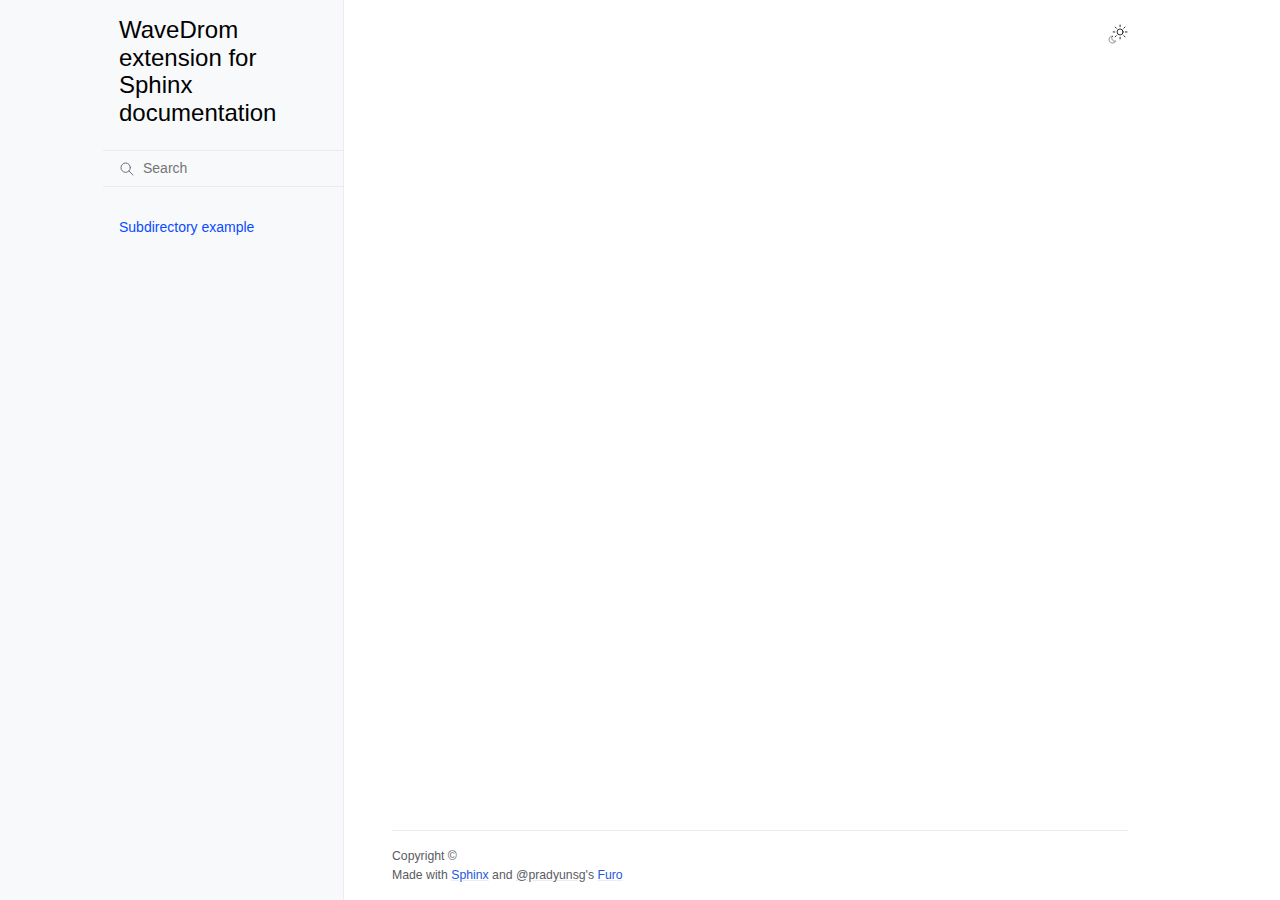
<file: search.html>
<!doctype html>
<html class="no-js" lang="en" data-content_root="">
  <head>
<meta charset="utf-8"/>
    <meta name="viewport" content="width=device-width,initial-scale=1"/>
    <meta name="color-scheme" content="light dark"><link rel="index" title="Index" href="genindex.html" /><link rel="search" title="Search" href="#" />

    <!-- Generated with Sphinx 7.1.2 and Furo 2024.08.06 -->
<meta name="robots" content="noindex" />
<title>Search - WaveDrom extension for Sphinx  documentation</title><link rel="stylesheet" type="text/css" href="_static/pygments.css?v=a746c00c" />
    <link rel="stylesheet" type="text/css" href="_static/styles/furo.css?v=354aac6f" />
    <link rel="stylesheet" type="text/css" href="_static/styles/furo-extensions.css?v=302659d7" />
    <link rel="stylesheet" type="text/css" href="_static/wavedrom.css?v=2a9f4b55" />
    
    


<style>
  body {
    --color-code-background: #f8f8f8;
  --color-code-foreground: black;
  
  }
  @media not print {
    body[data-theme="dark"] {
      --color-code-background: #202020;
  --color-code-foreground: #d0d0d0;
  
    }
    @media (prefers-color-scheme: dark) {
      body:not([data-theme="light"]) {
        --color-code-background: #202020;
  --color-code-foreground: #d0d0d0;
  
      }
    }
  }
</style></head>
  <body>
    
    <script>
      document.body.dataset.theme = localStorage.getItem("theme") || "auto";
    </script>
    

<svg xmlns="http://www.w3.org/2000/svg" style="display: none;">
  <symbol id="svg-toc" viewBox="0 0 24 24">
    <title>Contents</title>
    <svg stroke="currentColor" fill="currentColor" stroke-width="0" viewBox="0 0 1024 1024">
      <path d="M408 442h480c4.4 0 8-3.6 8-8v-56c0-4.4-3.6-8-8-8H408c-4.4 0-8 3.6-8 8v56c0 4.4 3.6 8 8 8zm-8 204c0 4.4 3.6 8 8 8h480c4.4 0 8-3.6 8-8v-56c0-4.4-3.6-8-8-8H408c-4.4 0-8 3.6-8 8v56zm504-486H120c-4.4 0-8 3.6-8 8v56c0 4.4 3.6 8 8 8h784c4.4 0 8-3.6 8-8v-56c0-4.4-3.6-8-8-8zm0 632H120c-4.4 0-8 3.6-8 8v56c0 4.4 3.6 8 8 8h784c4.4 0 8-3.6 8-8v-56c0-4.4-3.6-8-8-8zM115.4 518.9L271.7 642c5.8 4.6 14.4.5 14.4-6.9V388.9c0-7.4-8.5-11.5-14.4-6.9L115.4 505.1a8.74 8.74 0 0 0 0 13.8z"/>
    </svg>
  </symbol>
  <symbol id="svg-menu" viewBox="0 0 24 24">
    <title>Menu</title>
    <svg xmlns="http://www.w3.org/2000/svg" viewBox="0 0 24 24" fill="none" stroke="currentColor"
      stroke-width="2" stroke-linecap="round" stroke-linejoin="round" class="feather-menu">
      <line x1="3" y1="12" x2="21" y2="12"></line>
      <line x1="3" y1="6" x2="21" y2="6"></line>
      <line x1="3" y1="18" x2="21" y2="18"></line>
    </svg>
  </symbol>
  <symbol id="svg-arrow-right" viewBox="0 0 24 24">
    <title>Expand</title>
    <svg xmlns="http://www.w3.org/2000/svg" viewBox="0 0 24 24" fill="none" stroke="currentColor"
      stroke-width="2" stroke-linecap="round" stroke-linejoin="round" class="feather-chevron-right">
      <polyline points="9 18 15 12 9 6"></polyline>
    </svg>
  </symbol>
  <symbol id="svg-sun" viewBox="0 0 24 24">
    <title>Light mode</title>
    <svg xmlns="http://www.w3.org/2000/svg" viewBox="0 0 24 24" fill="none" stroke="currentColor"
      stroke-width="1" stroke-linecap="round" stroke-linejoin="round" class="feather-sun">
      <circle cx="12" cy="12" r="5"></circle>
      <line x1="12" y1="1" x2="12" y2="3"></line>
      <line x1="12" y1="21" x2="12" y2="23"></line>
      <line x1="4.22" y1="4.22" x2="5.64" y2="5.64"></line>
      <line x1="18.36" y1="18.36" x2="19.78" y2="19.78"></line>
      <line x1="1" y1="12" x2="3" y2="12"></line>
      <line x1="21" y1="12" x2="23" y2="12"></line>
      <line x1="4.22" y1="19.78" x2="5.64" y2="18.36"></line>
      <line x1="18.36" y1="5.64" x2="19.78" y2="4.22"></line>
    </svg>
  </symbol>
  <symbol id="svg-moon" viewBox="0 0 24 24">
    <title>Dark mode</title>
    <svg xmlns="http://www.w3.org/2000/svg" viewBox="0 0 24 24" fill="none" stroke="currentColor"
      stroke-width="1" stroke-linecap="round" stroke-linejoin="round" class="icon-tabler-moon">
      <path stroke="none" d="M0 0h24v24H0z" fill="none" />
      <path d="M12 3c.132 0 .263 0 .393 0a7.5 7.5 0 0 0 7.92 12.446a9 9 0 1 1 -8.313 -12.454z" />
    </svg>
  </symbol>
  <symbol id="svg-sun-with-moon" viewBox="0 0 24 24">
    <title>Auto light/dark, in light mode</title>
    <svg xmlns="http://www.w3.org/2000/svg" viewBox="0 0 24 24" fill="none" stroke="currentColor"
      stroke-width="1" stroke-linecap="round" stroke-linejoin="round"
      class="icon-custom-derived-from-feather-sun-and-tabler-moon">
      <path style="opacity: 50%" d="M 5.411 14.504 C 5.471 14.504 5.532 14.504 5.591 14.504 C 3.639 16.319 4.383 19.569 6.931 20.352 C 7.693 20.586 8.512 20.551 9.25 20.252 C 8.023 23.207 4.056 23.725 2.11 21.184 C 0.166 18.642 1.702 14.949 4.874 14.536 C 5.051 14.512 5.231 14.5 5.411 14.5 L 5.411 14.504 Z"/>
      <line x1="14.5" y1="3.25" x2="14.5" y2="1.25"/>
      <line x1="14.5" y1="15.85" x2="14.5" y2="17.85"/>
      <line x1="10.044" y1="5.094" x2="8.63" y2="3.68"/>
      <line x1="19" y1="14.05" x2="20.414" y2="15.464"/>
      <line x1="8.2" y1="9.55" x2="6.2" y2="9.55"/>
      <line x1="20.8" y1="9.55" x2="22.8" y2="9.55"/>
      <line x1="10.044" y1="14.006" x2="8.63" y2="15.42"/>
      <line x1="19" y1="5.05" x2="20.414" y2="3.636"/>
      <circle cx="14.5" cy="9.55" r="3.6"/>
    </svg>
  </symbol>
  <symbol id="svg-moon-with-sun" viewBox="0 0 24 24">
    <title>Auto light/dark, in dark mode</title>
    <svg xmlns="http://www.w3.org/2000/svg" viewBox="0 0 24 24" fill="none" stroke="currentColor"
      stroke-width="1" stroke-linecap="round" stroke-linejoin="round"
      class="icon-custom-derived-from-feather-sun-and-tabler-moon">
      <path d="M 8.282 7.007 C 8.385 7.007 8.494 7.007 8.595 7.007 C 5.18 10.184 6.481 15.869 10.942 17.24 C 12.275 17.648 13.706 17.589 15 17.066 C 12.851 22.236 5.91 23.143 2.505 18.696 C -0.897 14.249 1.791 7.786 7.342 7.063 C 7.652 7.021 7.965 7 8.282 7 L 8.282 7.007 Z"/>
      <line style="opacity: 50%" x1="18" y1="3.705" x2="18" y2="2.5"/>
      <line style="opacity: 50%" x1="18" y1="11.295" x2="18" y2="12.5"/>
      <line style="opacity: 50%" x1="15.316" y1="4.816" x2="14.464" y2="3.964"/>
      <line style="opacity: 50%" x1="20.711" y1="10.212" x2="21.563" y2="11.063"/>
      <line style="opacity: 50%" x1="14.205" y1="7.5" x2="13.001" y2="7.5"/>
      <line style="opacity: 50%" x1="21.795" y1="7.5" x2="23" y2="7.5"/>
      <line style="opacity: 50%" x1="15.316" y1="10.184" x2="14.464" y2="11.036"/>
      <line style="opacity: 50%" x1="20.711" y1="4.789" x2="21.563" y2="3.937"/>
      <circle style="opacity: 50%" cx="18" cy="7.5" r="2.169"/>
    </svg>
  </symbol>
  <symbol id="svg-pencil" viewBox="0 0 24 24">
    <svg xmlns="http://www.w3.org/2000/svg" viewBox="0 0 24 24" fill="none" stroke="currentColor"
      stroke-width="1" stroke-linecap="round" stroke-linejoin="round" class="icon-tabler-pencil-code">
      <path d="M4 20h4l10.5 -10.5a2.828 2.828 0 1 0 -4 -4l-10.5 10.5v4" />
      <path d="M13.5 6.5l4 4" />
      <path d="M20 21l2 -2l-2 -2" />
      <path d="M17 17l-2 2l2 2" />
    </svg>
  </symbol>
  <symbol id="svg-eye" viewBox="0 0 24 24">
    <svg xmlns="http://www.w3.org/2000/svg" viewBox="0 0 24 24" fill="none" stroke="currentColor"
      stroke-width="1" stroke-linecap="round" stroke-linejoin="round" class="icon-tabler-eye-code">
      <path stroke="none" d="M0 0h24v24H0z" fill="none" />
      <path d="M10 12a2 2 0 1 0 4 0a2 2 0 0 0 -4 0" />
      <path
        d="M11.11 17.958c-3.209 -.307 -5.91 -2.293 -8.11 -5.958c2.4 -4 5.4 -6 9 -6c3.6 0 6.6 2 9 6c-.21 .352 -.427 .688 -.647 1.008" />
      <path d="M20 21l2 -2l-2 -2" />
      <path d="M17 17l-2 2l2 2" />
    </svg>
  </symbol>
</svg>

<input type="checkbox" class="sidebar-toggle" name="__navigation" id="__navigation">
<input type="checkbox" class="sidebar-toggle" name="__toc" id="__toc">
<label class="overlay sidebar-overlay" for="__navigation">
  <div class="visually-hidden">Hide navigation sidebar</div>
</label>
<label class="overlay toc-overlay" for="__toc">
  <div class="visually-hidden">Hide table of contents sidebar</div>
</label>

<a class="skip-to-content muted-link" href="#furo-main-content">Skip to content</a>



<div class="page">
  <header class="mobile-header">
    <div class="header-left">
      <label class="nav-overlay-icon" for="__navigation">
        <div class="visually-hidden">Toggle site navigation sidebar</div>
        <i class="icon"><svg><use href="#svg-menu"></use></svg></i>
      </label>
    </div>
    <div class="header-center">
      <a href="index.html"><div class="brand">WaveDrom extension for Sphinx  documentation</div></a>
    </div>
    <div class="header-right">
      <div class="theme-toggle-container theme-toggle-header">
        <button class="theme-toggle">
          <div class="visually-hidden">Toggle Light / Dark / Auto color theme</div>
          <svg class="theme-icon-when-auto-light"><use href="#svg-sun-with-moon"></use></svg>
          <svg class="theme-icon-when-auto-dark"><use href="#svg-moon-with-sun"></use></svg>
          <svg class="theme-icon-when-dark"><use href="#svg-moon"></use></svg>
          <svg class="theme-icon-when-light"><use href="#svg-sun"></use></svg>
        </button>
      </div>
      <label class="toc-overlay-icon toc-header-icon no-toc" for="__toc">
        <div class="visually-hidden">Toggle table of contents sidebar</div>
        <i class="icon"><svg><use href="#svg-toc"></use></svg></i>
      </label>
    </div>
  </header>
  <aside class="sidebar-drawer">
    <div class="sidebar-container">
      
      <div class="sidebar-sticky"><a class="sidebar-brand" href="index.html">
  
  
  <span class="sidebar-brand-text">WaveDrom extension for Sphinx  documentation</span>
  
</a><form class="sidebar-search-container" method="get" action="#" role="search">
  <input class="sidebar-search" placeholder="Search" name="q" aria-label="Search">
  <input type="hidden" name="check_keywords" value="yes">
  <input type="hidden" name="area" value="default">
</form>
<div id="searchbox"></div><div class="sidebar-scroll"><div class="sidebar-tree">
  <ul>
<li class="toctree-l1"><a class="reference internal" href="subdir/index.html">Subdirectory example</a></li>
</ul>

</div>
</div>

      </div>
      
    </div>
  </aside>
  <div class="main">
    <div class="content">
      <div class="article-container">
        <a href="#" class="back-to-top muted-link">
          <svg xmlns="http://www.w3.org/2000/svg" viewBox="0 0 24 24">
            <path d="M13 20h-2V8l-5.5 5.5-1.42-1.42L12 4.16l7.92 7.92-1.42 1.42L13 8v12z"></path>
          </svg>
          <span>Back to top</span>
        </a>
        <div class="content-icon-container">
          <div class="theme-toggle-container theme-toggle-content">
            <button class="theme-toggle">
              <div class="visually-hidden">Toggle Light / Dark / Auto color theme</div>
              <svg class="theme-icon-when-auto-light"><use href="#svg-sun-with-moon"></use></svg>
              <svg class="theme-icon-when-auto-dark"><use href="#svg-moon-with-sun"></use></svg>
              <svg class="theme-icon-when-dark"><use href="#svg-moon"></use></svg>
              <svg class="theme-icon-when-light"><use href="#svg-sun"></use></svg>
            </button>
          </div>
          <label class="toc-overlay-icon toc-content-icon no-toc" for="__toc">
            <div class="visually-hidden">Toggle table of contents sidebar</div>
            <i class="icon"><svg><use href="#svg-toc"></use></svg></i>
          </label>
        </div>
        <article role="main" id="furo-main-content">
          
<noscript>
<div class="admonition error">
  <p class="admonition-title">Error</p>
  <p>
    Please activate JavaScript to enable the search functionality.
  </p>
</div>
</noscript>

<div id="search-results"></div>

        </article>
      </div>
      <footer>
        
        <div class="related-pages">
          
          
        </div>
        <div class="bottom-of-page">
          <div class="left-details">
            <div class="copyright">
                Copyright &#169; 
            </div>
            Made with <a href="https://www.sphinx-doc.org/">Sphinx</a> and <a class="muted-link" href="https://pradyunsg.me">@pradyunsg</a>'s
            
            <a href="https://github.com/pradyunsg/furo">Furo</a>
            
          </div>
          <div class="right-details">
            
          </div>
        </div>
        
      </footer>
    </div>
    <aside class="toc-drawer no-toc">
      
      
      
    </aside>
  </div>
</div><script data-url_root="./" id="documentation_options" src="_static/documentation_options.js?v=b3ba4146"></script>
    <script src="_static/doctools.js?v=888ff710"></script>
    <script src="_static/sphinx_highlight.js?v=4825356b"></script>
    <script src="_static/scripts/furo.js?v=5fa4622c"></script>
    
<script src="_static/searchtools.js"></script>
<script src="_static/language_data.js"></script>
<script src="searchindex.js"></script></body>
</html>
</file>
<file: _static/pygments.css>
.highlight pre { line-height: 125%; }
.highlight td.linenos .normal { color: inherit; background-color: transparent; padding-left: 5px; padding-right: 5px; }
.highlight span.linenos { color: inherit; background-color: transparent; padding-left: 5px; padding-right: 5px; }
.highlight td.linenos .special { color: #000000; background-color: #ffffc0; padding-left: 5px; padding-right: 5px; }
.highlight span.linenos.special { color: #000000; background-color: #ffffc0; padding-left: 5px; padding-right: 5px; }
.highlight .hll { background-color: #ffffcc }
.highlight { background: #f8f8f8; }
.highlight .c { color: #8f5902; font-style: italic } /* Comment */
.highlight .err { color: #a40000; border: 1px solid #ef2929 } /* Error */
.highlight .g { color: #000000 } /* Generic */
.highlight .k { color: #204a87; font-weight: bold } /* Keyword */
.highlight .l { color: #000000 } /* Literal */
.highlight .n { color: #000000 } /* Name */
.highlight .o { color: #ce5c00; font-weight: bold } /* Operator */
.highlight .x { color: #000000 } /* Other */
.highlight .p { color: #000000; font-weight: bold } /* Punctuation */
.highlight .ch { color: #8f5902; font-style: italic } /* Comment.Hashbang */
.highlight .cm { color: #8f5902; font-style: italic } /* Comment.Multiline */
.highlight .cp { color: #8f5902; font-style: italic } /* Comment.Preproc */
.highlight .cpf { color: #8f5902; font-style: italic } /* Comment.PreprocFile */
.highlight .c1 { color: #8f5902; font-style: italic } /* Comment.Single */
.highlight .cs { color: #8f5902; font-style: italic } /* Comment.Special */
.highlight .gd { color: #a40000 } /* Generic.Deleted */
.highlight .ge { color: #000000; font-style: italic } /* Generic.Emph */
.highlight .ges { color: #000000; font-weight: bold; font-style: italic } /* Generic.EmphStrong */
.highlight .gr { color: #ef2929 } /* Generic.Error */
.highlight .gh { color: #000080; font-weight: bold } /* Generic.Heading */
.highlight .gi { color: #00A000 } /* Generic.Inserted */
.highlight .go { color: #000000; font-style: italic } /* Generic.Output */
.highlight .gp { color: #8f5902 } /* Generic.Prompt */
.highlight .gs { color: #000000; font-weight: bold } /* Generic.Strong */
.highlight .gu { color: #800080; font-weight: bold } /* Generic.Subheading */
.highlight .gt { color: #a40000; font-weight: bold } /* Generic.Traceback */
.highlight .kc { color: #204a87; font-weight: bold } /* Keyword.Constant */
.highlight .kd { color: #204a87; font-weight: bold } /* Keyword.Declaration */
.highlight .kn { color: #204a87; font-weight: bold } /* Keyword.Namespace */
.highlight .kp { color: #204a87; font-weight: bold } /* Keyword.Pseudo */
.highlight .kr { color: #204a87; font-weight: bold } /* Keyword.Reserved */
.highlight .kt { color: #204a87; font-weight: bold } /* Keyword.Type */
.highlight .ld { color: #000000 } /* Literal.Date */
.highlight .m { color: #0000cf; font-weight: bold } /* Literal.Number */
.highlight .s { color: #4e9a06 } /* Literal.String */
.highlight .na { color: #c4a000 } /* Name.Attribute */
.highlight .nb { color: #204a87 } /* Name.Builtin */
.highlight .nc { color: #000000 } /* Name.Class */
.highlight .no { color: #000000 } /* Name.Constant */
.highlight .nd { color: #5c35cc; font-weight: bold } /* Name.Decorator */
.highlight .ni { color: #ce5c00 } /* Name.Entity */
.highlight .ne { color: #cc0000; font-weight: bold } /* Name.Exception */
.highlight .nf { color: #000000 } /* Name.Function */
.highlight .nl { color: #f57900 } /* Name.Label */
.highlight .nn { color: #000000 } /* Name.Namespace */
.highlight .nx { color: #000000 } /* Name.Other */
.highlight .py { color: #000000 } /* Name.Property */
.highlight .nt { color: #204a87; font-weight: bold } /* Name.Tag */
.highlight .nv { color: #000000 } /* Name.Variable */
.highlight .ow { color: #204a87; font-weight: bold } /* Operator.Word */
.highlight .pm { color: #000000; font-weight: bold } /* Punctuation.Marker */
.highlight .w { color: #f8f8f8 } /* Text.Whitespace */
.highlight .mb { color: #0000cf; font-weight: bold } /* Literal.Number.Bin */
.highlight .mf { color: #0000cf; font-weight: bold } /* Literal.Number.Float */
.highlight .mh { color: #0000cf; font-weight: bold } /* Literal.Number.Hex */
.highlight .mi { color: #0000cf; font-weight: bold } /* Literal.Number.Integer */
.highlight .mo { color: #0000cf; font-weight: bold } /* Literal.Number.Oct */
.highlight .sa { color: #4e9a06 } /* Literal.String.Affix */
.highlight .sb { color: #4e9a06 } /* Literal.String.Backtick */
.highlight .sc { color: #4e9a06 } /* Literal.String.Char */
.highlight .dl { color: #4e9a06 } /* Literal.String.Delimiter */
.highlight .sd { color: #8f5902; font-style: italic } /* Literal.String.Doc */
.highlight .s2 { color: #4e9a06 } /* Literal.String.Double */
.highlight .se { color: #4e9a06 } /* Literal.String.Escape */
.highlight .sh { color: #4e9a06 } /* Literal.String.Heredoc */
.highlight .si { color: #4e9a06 } /* Literal.String.Interpol */
.highlight .sx { color: #4e9a06 } /* Literal.String.Other */
.highlight .sr { color: #4e9a06 } /* Literal.String.Regex */
.highlight .s1 { color: #4e9a06 } /* Literal.String.Single */
.highlight .ss { color: #4e9a06 } /* Literal.String.Symbol */
.highlight .bp { color: #3465a4 } /* Name.Builtin.Pseudo */
.highlight .fm { color: #000000 } /* Name.Function.Magic */
.highlight .vc { color: #000000 } /* Name.Variable.Class */
.highlight .vg { color: #000000 } /* Name.Variable.Global */
.highlight .vi { color: #000000 } /* Name.Variable.Instance */
.highlight .vm { color: #000000 } /* Name.Variable.Magic */
.highlight .il { color: #0000cf; font-weight: bold } /* Literal.Number.Integer.Long */
@media not print {
body[data-theme="dark"] .highlight pre { line-height: 125%; }
body[data-theme="dark"] .highlight td.linenos .normal { color: #aaaaaa; background-color: transparent; padding-left: 5px; padding-right: 5px; }
body[data-theme="dark"] .highlight span.linenos { color: #aaaaaa; background-color: transparent; padding-left: 5px; padding-right: 5px; }
body[data-theme="dark"] .highlight td.linenos .special { color: #000000; background-color: #ffffc0; padding-left: 5px; padding-right: 5px; }
body[data-theme="dark"] .highlight span.linenos.special { color: #000000; background-color: #ffffc0; padding-left: 5px; padding-right: 5px; }
body[data-theme="dark"] .highlight .hll { background-color: #404040 }
body[data-theme="dark"] .highlight { background: #202020; color: #d0d0d0 }
body[data-theme="dark"] .highlight .c { color: #ababab; font-style: italic } /* Comment */
body[data-theme="dark"] .highlight .err { color: #a61717; background-color: #e3d2d2 } /* Error */
body[data-theme="dark"] .highlight .esc { color: #d0d0d0 } /* Escape */
body[data-theme="dark"] .highlight .g { color: #d0d0d0 } /* Generic */
body[data-theme="dark"] .highlight .k { color: #6ebf26; font-weight: bold } /* Keyword */
body[data-theme="dark"] .highlight .l { color: #d0d0d0 } /* Literal */
body[data-theme="dark"] .highlight .n { color: #d0d0d0 } /* Name */
body[data-theme="dark"] .highlight .o { color: #d0d0d0 } /* Operator */
body[data-theme="dark"] .highlight .x { color: #d0d0d0 } /* Other */
body[data-theme="dark"] .highlight .p { color: #d0d0d0 } /* Punctuation */
body[data-theme="dark"] .highlight .ch { color: #ababab; font-style: italic } /* Comment.Hashbang */
body[data-theme="dark"] .highlight .cm { color: #ababab; font-style: italic } /* Comment.Multiline */
body[data-theme="dark"] .highlight .cp { color: #ff3a3a; font-weight: bold } /* Comment.Preproc */
body[data-theme="dark"] .highlight .cpf { color: #ababab; font-style: italic } /* Comment.PreprocFile */
body[data-theme="dark"] .highlight .c1 { color: #ababab; font-style: italic } /* Comment.Single */
body[data-theme="dark"] .highlight .cs { color: #e50808; font-weight: bold; background-color: #520000 } /* Comment.Special */
body[data-theme="dark"] .highlight .gd { color: #ff3a3a } /* Generic.Deleted */
body[data-theme="dark"] .highlight .ge { color: #d0d0d0; font-style: italic } /* Generic.Emph */
body[data-theme="dark"] .highlight .ges { color: #d0d0d0; font-weight: bold; font-style: italic } /* Generic.EmphStrong */
body[data-theme="dark"] .highlight .gr { color: #ff3a3a } /* Generic.Error */
body[data-theme="dark"] .highlight .gh { color: #ffffff; font-weight: bold } /* Generic.Heading */
body[data-theme="dark"] .highlight .gi { color: #589819 } /* Generic.Inserted */
body[data-theme="dark"] .highlight .go { color: #cccccc } /* Generic.Output */
body[data-theme="dark"] .highlight .gp { color: #aaaaaa } /* Generic.Prompt */
body[data-theme="dark"] .highlight .gs { color: #d0d0d0; font-weight: bold } /* Generic.Strong */
body[data-theme="dark"] .highlight .gu { color: #ffffff; text-decoration: underline } /* Generic.Subheading */
body[data-theme="dark"] .highlight .gt { color: #ff3a3a } /* Generic.Traceback */
body[data-theme="dark"] .highlight .kc { color: #6ebf26; font-weight: bold } /* Keyword.Constant */
body[data-theme="dark"] .highlight .kd { color: #6ebf26; font-weight: bold } /* Keyword.Declaration */
body[data-theme="dark"] .highlight .kn { color: #6ebf26; font-weight: bold } /* Keyword.Namespace */
body[data-theme="dark"] .highlight .kp { color: #6ebf26 } /* Keyword.Pseudo */
body[data-theme="dark"] .highlight .kr { color: #6ebf26; font-weight: bold } /* Keyword.Reserved */
body[data-theme="dark"] .highlight .kt { color: #6ebf26; font-weight: bold } /* Keyword.Type */
body[data-theme="dark"] .highlight .ld { color: #d0d0d0 } /* Literal.Date */
body[data-theme="dark"] .highlight .m { color: #51b2fd } /* Literal.Number */
body[data-theme="dark"] .highlight .s { color: #ed9d13 } /* Literal.String */
body[data-theme="dark"] .highlight .na { color: #bbbbbb } /* Name.Attribute */
body[data-theme="dark"] .highlight .nb { color: #2fbccd } /* Name.Builtin */
body[data-theme="dark"] .highlight .nc { color: #71adff; text-decoration: underline } /* Name.Class */
body[data-theme="dark"] .highlight .no { color: #40ffff } /* Name.Constant */
body[data-theme="dark"] .highlight .nd { color: #ffa500 } /* Name.Decorator */
body[data-theme="dark"] .highlight .ni { color: #d0d0d0 } /* Name.Entity */
body[data-theme="dark"] .highlight .ne { color: #bbbbbb } /* Name.Exception */
body[data-theme="dark"] .highlight .nf { color: #71adff } /* Name.Function */
body[data-theme="dark"] .highlight .nl { color: #d0d0d0 } /* Name.Label */
body[data-theme="dark"] .highlight .nn { color: #71adff; text-decoration: underline } /* Name.Namespace */
body[data-theme="dark"] .highlight .nx { color: #d0d0d0 } /* Name.Other */
body[data-theme="dark"] .highlight .py { color: #d0d0d0 } /* Name.Property */
body[data-theme="dark"] .highlight .nt { color: #6ebf26; font-weight: bold } /* Name.Tag */
body[data-theme="dark"] .highlight .nv { color: #40ffff } /* Name.Variable */
body[data-theme="dark"] .highlight .ow { color: #6ebf26; font-weight: bold } /* Operator.Word */
body[data-theme="dark"] .highlight .pm { color: #d0d0d0 } /* Punctuation.Marker */
body[data-theme="dark"] .highlight .w { color: #666666 } /* Text.Whitespace */
body[data-theme="dark"] .highlight .mb { color: #51b2fd } /* Literal.Number.Bin */
body[data-theme="dark"] .highlight .mf { color: #51b2fd } /* Literal.Number.Float */
body[data-theme="dark"] .highlight .mh { color: #51b2fd } /* Literal.Number.Hex */
body[data-theme="dark"] .highlight .mi { color: #51b2fd } /* Literal.Number.Integer */
body[data-theme="dark"] .highlight .mo { color: #51b2fd } /* Literal.Number.Oct */
body[data-theme="dark"] .highlight .sa { color: #ed9d13 } /* Literal.String.Affix */
body[data-theme="dark"] .highlight .sb { color: #ed9d13 } /* Literal.String.Backtick */
body[data-theme="dark"] .highlight .sc { color: #ed9d13 } /* Literal.String.Char */
body[data-theme="dark"] .highlight .dl { color: #ed9d13 } /* Literal.String.Delimiter */
body[data-theme="dark"] .highlight .sd { color: #ed9d13 } /* Literal.String.Doc */
body[data-theme="dark"] .highlight .s2 { color: #ed9d13 } /* Literal.String.Double */
body[data-theme="dark"] .highlight .se { color: #ed9d13 } /* Literal.String.Escape */
body[data-theme="dark"] .highlight .sh { color: #ed9d13 } /* Literal.String.Heredoc */
body[data-theme="dark"] .highlight .si { color: #ed9d13 } /* Literal.String.Interpol */
body[data-theme="dark"] .highlight .sx { color: #ffa500 } /* Literal.String.Other */
body[data-theme="dark"] .highlight .sr { color: #ed9d13 } /* Literal.String.Regex */
body[data-theme="dark"] .highlight .s1 { color: #ed9d13 } /* Literal.String.Single */
body[data-theme="dark"] .highlight .ss { color: #ed9d13 } /* Literal.String.Symbol */
body[data-theme="dark"] .highlight .bp { color: #2fbccd } /* Name.Builtin.Pseudo */
body[data-theme="dark"] .highlight .fm { color: #71adff } /* Name.Function.Magic */
body[data-theme="dark"] .highlight .vc { color: #40ffff } /* Name.Variable.Class */
body[data-theme="dark"] .highlight .vg { color: #40ffff } /* Name.Variable.Global */
body[data-theme="dark"] .highlight .vi { color: #40ffff } /* Name.Variable.Instance */
body[data-theme="dark"] .highlight .vm { color: #40ffff } /* Name.Variable.Magic */
body[data-theme="dark"] .highlight .il { color: #51b2fd } /* Literal.Number.Integer.Long */
@media (prefers-color-scheme: dark) {
body:not([data-theme="light"]) .highlight pre { line-height: 125%; }
body:not([data-theme="light"]) .highlight td.linenos .normal { color: #aaaaaa; background-color: transparent; padding-left: 5px; padding-right: 5px; }
body:not([data-theme="light"]) .highlight span.linenos { color: #aaaaaa; background-color: transparent; padding-left: 5px; padding-right: 5px; }
body:not([data-theme="light"]) .highlight td.linenos .special { color: #000000; background-color: #ffffc0; padding-left: 5px; padding-right: 5px; }
body:not([data-theme="light"]) .highlight span.linenos.special { color: #000000; background-color: #ffffc0; padding-left: 5px; padding-right: 5px; }
body:not([data-theme="light"]) .highlight .hll { background-color: #404040 }
body:not([data-theme="light"]) .highlight { background: #202020; color: #d0d0d0 }
body:not([data-theme="light"]) .highlight .c { color: #ababab; font-style: italic } /* Comment */
body:not([data-theme="light"]) .highlight .err { color: #a61717; background-color: #e3d2d2 } /* Error */
body:not([data-theme="light"]) .highlight .esc { color: #d0d0d0 } /* Escape */
body:not([data-theme="light"]) .highlight .g { color: #d0d0d0 } /* Generic */
body:not([data-theme="light"]) .highlight .k { color: #6ebf26; font-weight: bold } /* Keyword */
body:not([data-theme="light"]) .highlight .l { color: #d0d0d0 } /* Literal */
body:not([data-theme="light"]) .highlight .n { color: #d0d0d0 } /* Name */
body:not([data-theme="light"]) .highlight .o { color: #d0d0d0 } /* Operator */
body:not([data-theme="light"]) .highlight .x { color: #d0d0d0 } /* Other */
body:not([data-theme="light"]) .highlight .p { color: #d0d0d0 } /* Punctuation */
body:not([data-theme="light"]) .highlight .ch { color: #ababab; font-style: italic } /* Comment.Hashbang */
body:not([data-theme="light"]) .highlight .cm { color: #ababab; font-style: italic } /* Comment.Multiline */
body:not([data-theme="light"]) .highlight .cp { color: #ff3a3a; font-weight: bold } /* Comment.Preproc */
body:not([data-theme="light"]) .highlight .cpf { color: #ababab; font-style: italic } /* Comment.PreprocFile */
body:not([data-theme="light"]) .highlight .c1 { color: #ababab; font-style: italic } /* Comment.Single */
body:not([data-theme="light"]) .highlight .cs { color: #e50808; font-weight: bold; background-color: #520000 } /* Comment.Special */
body:not([data-theme="light"]) .highlight .gd { color: #ff3a3a } /* Generic.Deleted */
body:not([data-theme="light"]) .highlight .ge { color: #d0d0d0; font-style: italic } /* Generic.Emph */
body:not([data-theme="light"]) .highlight .ges { color: #d0d0d0; font-weight: bold; font-style: italic } /* Generic.EmphStrong */
body:not([data-theme="light"]) .highlight .gr { color: #ff3a3a } /* Generic.Error */
body:not([data-theme="light"]) .highlight .gh { color: #ffffff; font-weight: bold } /* Generic.Heading */
body:not([data-theme="light"]) .highlight .gi { color: #589819 } /* Generic.Inserted */
body:not([data-theme="light"]) .highlight .go { color: #cccccc } /* Generic.Output */
body:not([data-theme="light"]) .highlight .gp { color: #aaaaaa } /* Generic.Prompt */
body:not([data-theme="light"]) .highlight .gs { color: #d0d0d0; font-weight: bold } /* Generic.Strong */
body:not([data-theme="light"]) .highlight .gu { color: #ffffff; text-decoration: underline } /* Generic.Subheading */
body:not([data-theme="light"]) .highlight .gt { color: #ff3a3a } /* Generic.Traceback */
body:not([data-theme="light"]) .highlight .kc { color: #6ebf26; font-weight: bold } /* Keyword.Constant */
body:not([data-theme="light"]) .highlight .kd { color: #6ebf26; font-weight: bold } /* Keyword.Declaration */
body:not([data-theme="light"]) .highlight .kn { color: #6ebf26; font-weight: bold } /* Keyword.Namespace */
body:not([data-theme="light"]) .highlight .kp { color: #6ebf26 } /* Keyword.Pseudo */
body:not([data-theme="light"]) .highlight .kr { color: #6ebf26; font-weight: bold } /* Keyword.Reserved */
body:not([data-theme="light"]) .highlight .kt { color: #6ebf26; font-weight: bold } /* Keyword.Type */
body:not([data-theme="light"]) .highlight .ld { color: #d0d0d0 } /* Literal.Date */
body:not([data-theme="light"]) .highlight .m { color: #51b2fd } /* Literal.Number */
body:not([data-theme="light"]) .highlight .s { color: #ed9d13 } /* Literal.String */
body:not([data-theme="light"]) .highlight .na { color: #bbbbbb } /* Name.Attribute */
body:not([data-theme="light"]) .highlight .nb { color: #2fbccd } /* Name.Builtin */
body:not([data-theme="light"]) .highlight .nc { color: #71adff; text-decoration: underline } /* Name.Class */
body:not([data-theme="light"]) .highlight .no { color: #40ffff } /* Name.Constant */
body:not([data-theme="light"]) .highlight .nd { color: #ffa500 } /* Name.Decorator */
body:not([data-theme="light"]) .highlight .ni { color: #d0d0d0 } /* Name.Entity */
body:not([data-theme="light"]) .highlight .ne { color: #bbbbbb } /* Name.Exception */
body:not([data-theme="light"]) .highlight .nf { color: #71adff } /* Name.Function */
body:not([data-theme="light"]) .highlight .nl { color: #d0d0d0 } /* Name.Label */
body:not([data-theme="light"]) .highlight .nn { color: #71adff; text-decoration: underline } /* Name.Namespace */
body:not([data-theme="light"]) .highlight .nx { color: #d0d0d0 } /* Name.Other */
body:not([data-theme="light"]) .highlight .py { color: #d0d0d0 } /* Name.Property */
body:not([data-theme="light"]) .highlight .nt { color: #6ebf26; font-weight: bold } /* Name.Tag */
body:not([data-theme="light"]) .highlight .nv { color: #40ffff } /* Name.Variable */
body:not([data-theme="light"]) .highlight .ow { color: #6ebf26; font-weight: bold } /* Operator.Word */
body:not([data-theme="light"]) .highlight .pm { color: #d0d0d0 } /* Punctuation.Marker */
body:not([data-theme="light"]) .highlight .w { color: #666666 } /* Text.Whitespace */
body:not([data-theme="light"]) .highlight .mb { color: #51b2fd } /* Literal.Number.Bin */
body:not([data-theme="light"]) .highlight .mf { color: #51b2fd } /* Literal.Number.Float */
body:not([data-theme="light"]) .highlight .mh { color: #51b2fd } /* Literal.Number.Hex */
body:not([data-theme="light"]) .highlight .mi { color: #51b2fd } /* Literal.Number.Integer */
body:not([data-theme="light"]) .highlight .mo { color: #51b2fd } /* Literal.Number.Oct */
body:not([data-theme="light"]) .highlight .sa { color: #ed9d13 } /* Literal.String.Affix */
body:not([data-theme="light"]) .highlight .sb { color: #ed9d13 } /* Literal.String.Backtick */
body:not([data-theme="light"]) .highlight .sc { color: #ed9d13 } /* Literal.String.Char */
body:not([data-theme="light"]) .highlight .dl { color: #ed9d13 } /* Literal.String.Delimiter */
body:not([data-theme="light"]) .highlight .sd { color: #ed9d13 } /* Literal.String.Doc */
body:not([data-theme="light"]) .highlight .s2 { color: #ed9d13 } /* Literal.String.Double */
body:not([data-theme="light"]) .highlight .se { color: #ed9d13 } /* Literal.String.Escape */
body:not([data-theme="light"]) .highlight .sh { color: #ed9d13 } /* Literal.String.Heredoc */
body:not([data-theme="light"]) .highlight .si { color: #ed9d13 } /* Literal.String.Interpol */
body:not([data-theme="light"]) .highlight .sx { color: #ffa500 } /* Literal.String.Other */
body:not([data-theme="light"]) .highlight .sr { color: #ed9d13 } /* Literal.String.Regex */
body:not([data-theme="light"]) .highlight .s1 { color: #ed9d13 } /* Literal.String.Single */
body:not([data-theme="light"]) .highlight .ss { color: #ed9d13 } /* Literal.String.Symbol */
body:not([data-theme="light"]) .highlight .bp { color: #2fbccd } /* Name.Builtin.Pseudo */
body:not([data-theme="light"]) .highlight .fm { color: #71adff } /* Name.Function.Magic */
body:not([data-theme="light"]) .highlight .vc { color: #40ffff } /* Name.Variable.Class */
body:not([data-theme="light"]) .highlight .vg { color: #40ffff } /* Name.Variable.Global */
body:not([data-theme="light"]) .highlight .vi { color: #40ffff } /* Name.Variable.Instance */
body:not([data-theme="light"]) .highlight .vm { color: #40ffff } /* Name.Variable.Magic */
body:not([data-theme="light"]) .highlight .il { color: #51b2fd } /* Literal.Number.Integer.Long */
}
}
</file>
<file: _static/styles/furo-extensions.css>
#furo-sidebar-ad-placement{padding:var(--sidebar-item-spacing-vertical) var(--sidebar-item-spacing-horizontal)}#furo-sidebar-ad-placement .ethical-sidebar{background:var(--color-background-secondary);border:none;box-shadow:none}#furo-sidebar-ad-placement .ethical-sidebar:hover{background:var(--color-background-hover)}#furo-sidebar-ad-placement .ethical-sidebar a{color:var(--color-foreground-primary)}#furo-sidebar-ad-placement .ethical-callout a{color:var(--color-foreground-secondary)!important}#furo-readthedocs-versions{background:transparent;display:block;position:static;width:100%}#furo-readthedocs-versions .rst-versions{background:#1a1c1e}#furo-readthedocs-versions .rst-current-version{background:var(--color-sidebar-item-background);cursor:unset}#furo-readthedocs-versions .rst-current-version:hover{background:var(--color-sidebar-item-background)}#furo-readthedocs-versions .rst-current-version .fa-book{color:var(--color-foreground-primary)}#furo-readthedocs-versions>.rst-other-versions{padding:0}#furo-readthedocs-versions>.rst-other-versions small{opacity:1}#furo-readthedocs-versions .injected .rst-versions{position:unset}#furo-readthedocs-versions:focus-within,#furo-readthedocs-versions:hover{box-shadow:0 0 0 1px var(--color-sidebar-background-border)}#furo-readthedocs-versions:focus-within .rst-current-version,#furo-readthedocs-versions:hover .rst-current-version{background:#1a1c1e;font-size:inherit;height:auto;line-height:inherit;padding:12px;text-align:right}#furo-readthedocs-versions:focus-within .rst-current-version .fa-book,#furo-readthedocs-versions:hover .rst-current-version .fa-book{color:#fff;float:left}#furo-readthedocs-versions:focus-within .fa-caret-down,#furo-readthedocs-versions:hover .fa-caret-down{display:none}#furo-readthedocs-versions:focus-within .injected,#furo-readthedocs-versions:focus-within .rst-current-version,#furo-readthedocs-versions:focus-within .rst-other-versions,#furo-readthedocs-versions:hover .injected,#furo-readthedocs-versions:hover .rst-current-version,#furo-readthedocs-versions:hover .rst-other-versions{display:block}#furo-readthedocs-versions:focus-within>.rst-current-version,#furo-readthedocs-versions:hover>.rst-current-version{display:none}.highlight:hover button.copybtn{color:var(--color-code-foreground)}.highlight button.copybtn{align-items:center;background-color:var(--color-code-background);border:none;color:var(--color-background-item);cursor:pointer;height:1.25em;right:.5rem;top:.625rem;transition:color .3s,opacity .3s;width:1.25em}.highlight button.copybtn:hover{background-color:var(--color-code-background);color:var(--color-brand-content)}.highlight button.copybtn:after{background-color:transparent;color:var(--color-code-foreground);display:none}.highlight button.copybtn.success{color:#22863a;transition:color 0ms}.highlight button.copybtn.success:after{display:block}.highlight button.copybtn svg{padding:0}body{--sd-color-primary:var(--color-brand-primary);--sd-color-primary-highlight:var(--color-brand-content);--sd-color-primary-text:var(--color-background-primary);--sd-color-shadow:rgba(0,0,0,.05);--sd-color-card-border:var(--color-card-border);--sd-color-card-border-hover:var(--color-brand-content);--sd-color-card-background:var(--color-card-background);--sd-color-card-text:var(--color-foreground-primary);--sd-color-card-header:var(--color-card-marginals-background);--sd-color-card-footer:var(--color-card-marginals-background);--sd-color-tabs-label-active:var(--color-brand-content);--sd-color-tabs-label-hover:var(--color-foreground-muted);--sd-color-tabs-label-inactive:var(--color-foreground-muted);--sd-color-tabs-underline-active:var(--color-brand-content);--sd-color-tabs-underline-hover:var(--color-foreground-border);--sd-color-tabs-underline-inactive:var(--color-background-border);--sd-color-tabs-overline:var(--color-background-border);--sd-color-tabs-underline:var(--color-background-border)}.sd-tab-content{box-shadow:0 -2px var(--sd-color-tabs-overline),0 1px var(--sd-color-tabs-underline)}.sd-card{box-shadow:0 .1rem .25rem var(--sd-color-shadow),0 0 .0625rem rgba(0,0,0,.1)}.sd-shadow-sm{box-shadow:0 .1rem .25rem var(--sd-color-shadow),0 0 .0625rem rgba(0,0,0,.1)!important}.sd-shadow-md{box-shadow:0 .3rem .75rem var(--sd-color-shadow),0 0 .0625rem rgba(0,0,0,.1)!important}.sd-shadow-lg{box-shadow:0 .6rem 1.5rem var(--sd-color-shadow),0 0 .0625rem rgba(0,0,0,.1)!important}.sd-card-hover:hover{transform:none}.sd-cards-carousel{gap:.25rem;padding:.25rem}body{--tabs--label-text:var(--color-foreground-muted);--tabs--label-text--hover:var(--color-foreground-muted);--tabs--label-text--active:var(--color-brand-content);--tabs--label-text--active--hover:var(--color-brand-content);--tabs--label-background:transparent;--tabs--label-background--hover:transparent;--tabs--label-background--active:transparent;--tabs--label-background--active--hover:transparent;--tabs--padding-x:0.25em;--tabs--margin-x:1em;--tabs--border:var(--color-background-border);--tabs--label-border:transparent;--tabs--label-border--hover:var(--color-foreground-muted);--tabs--label-border--active:var(--color-brand-content);--tabs--label-border--active--hover:var(--color-brand-content)}[role=main] .container{max-width:none;padding-left:0;padding-right:0}.shadow.docutils{border:none;box-shadow:0 .2rem .5rem rgba(0,0,0,.05),0 0 .0625rem rgba(0,0,0,.1)!important}.sphinx-bs .card{background-color:var(--color-background-secondary);color:var(--color-foreground)}
/*# sourceMappingURL=furo-extensions.css.map*/
</file>
<file: _static/wavedrom.css>
body[data-theme="light"] { img.wavedrom { color-scheme: light; } }
body[data-theme="dark"] { img.wavedrom { color-scheme: dark; } }
</file>
